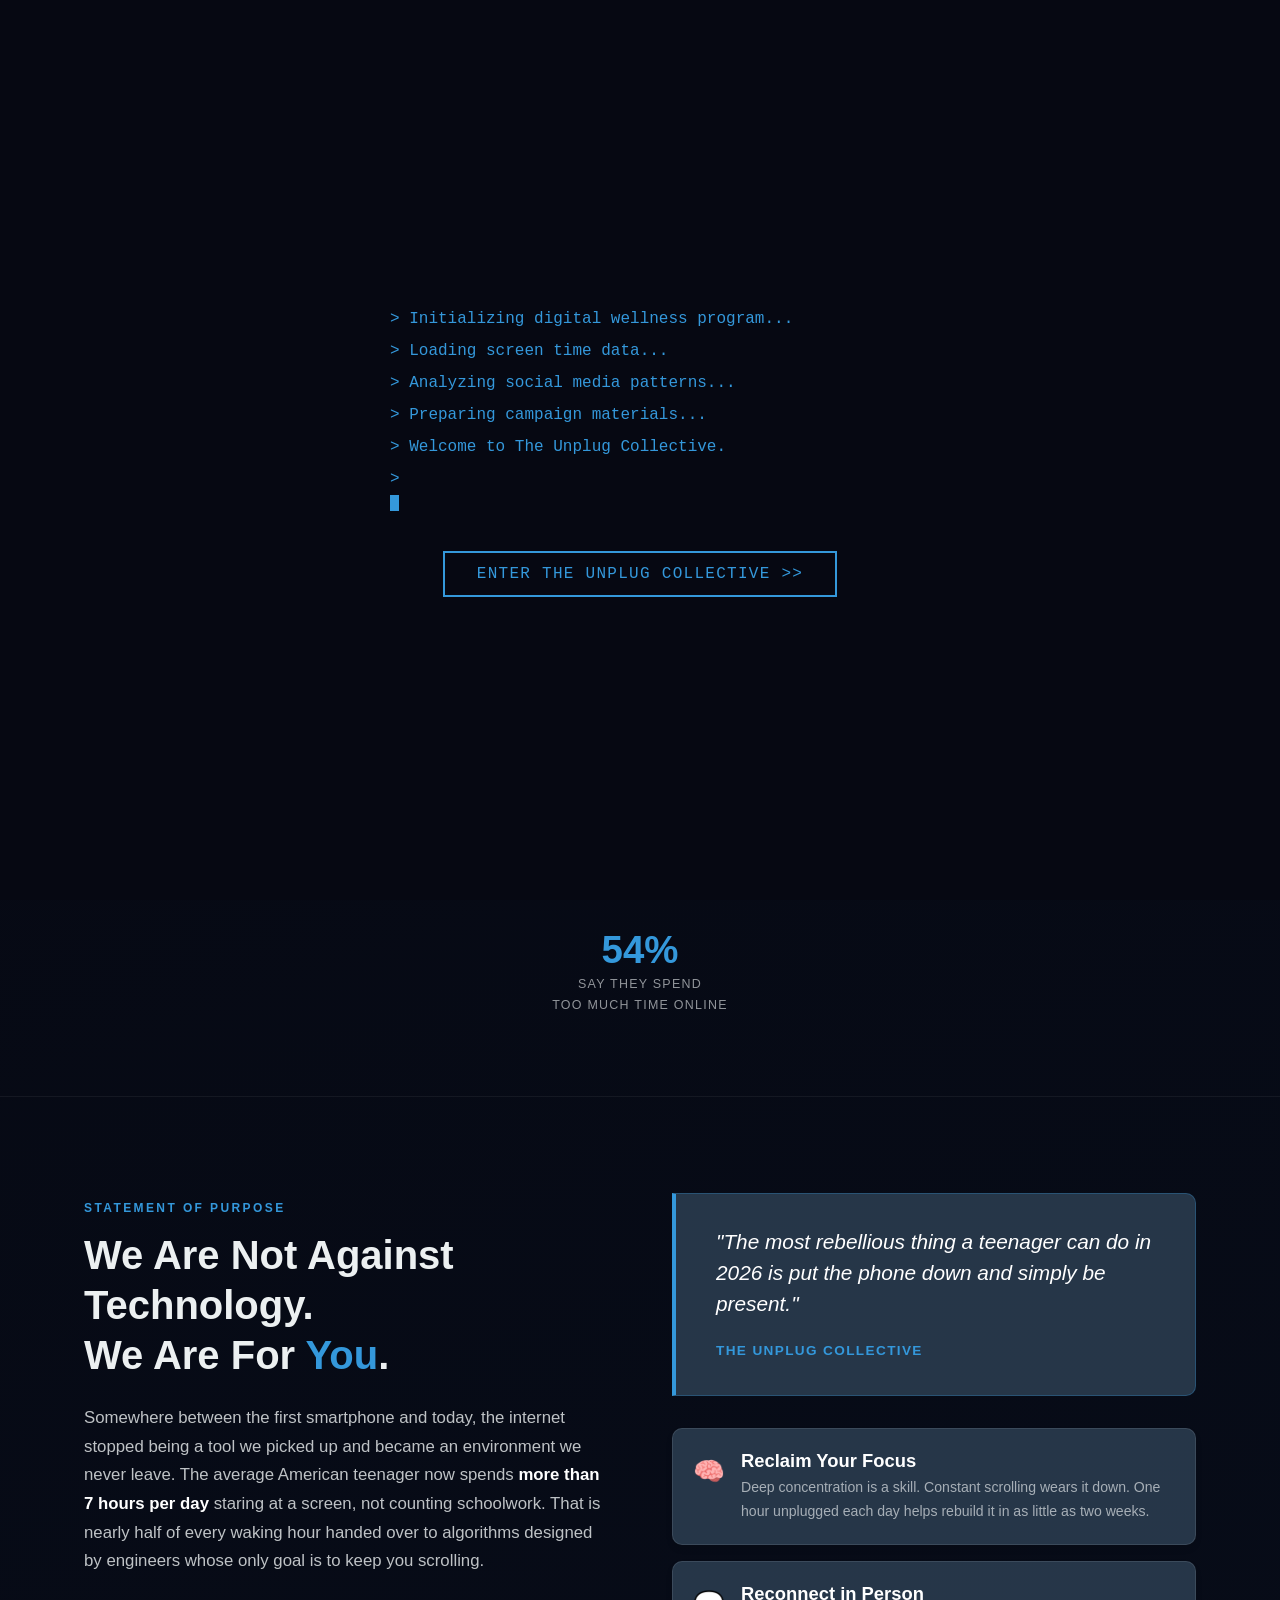
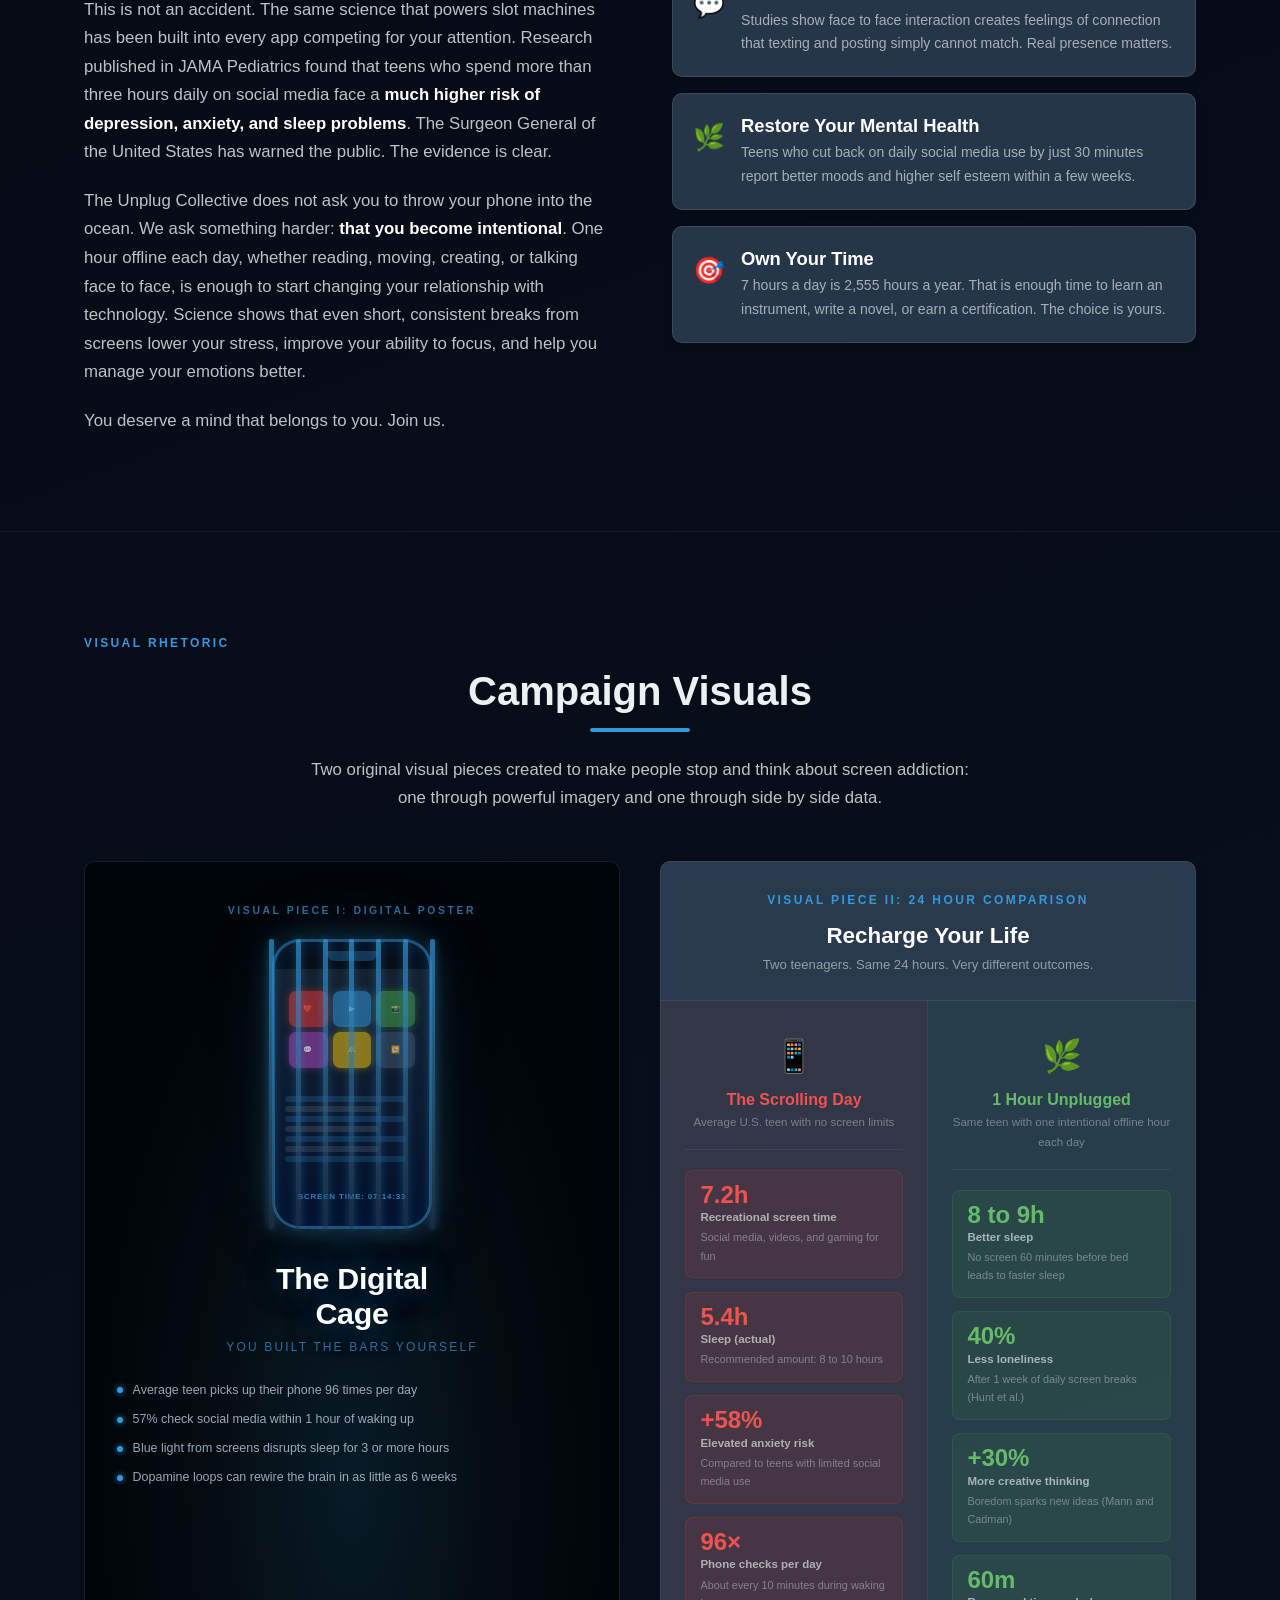
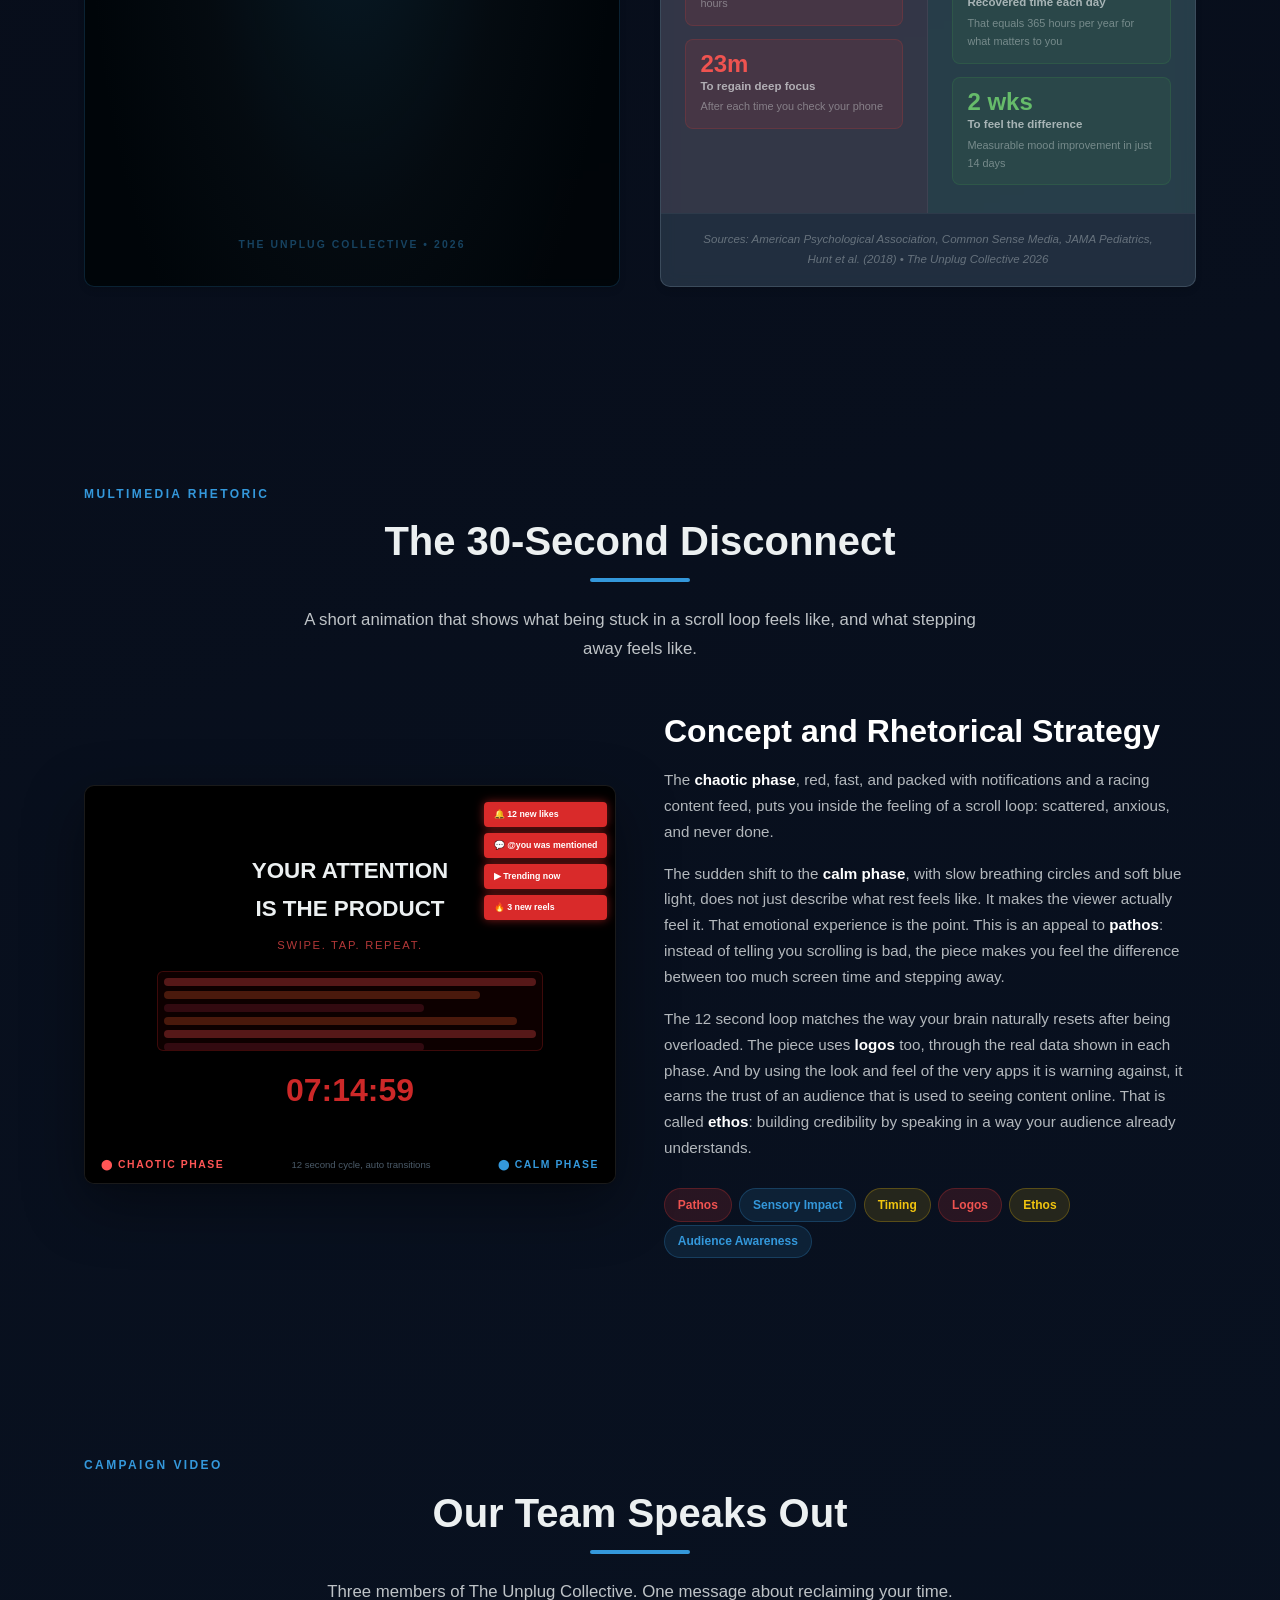
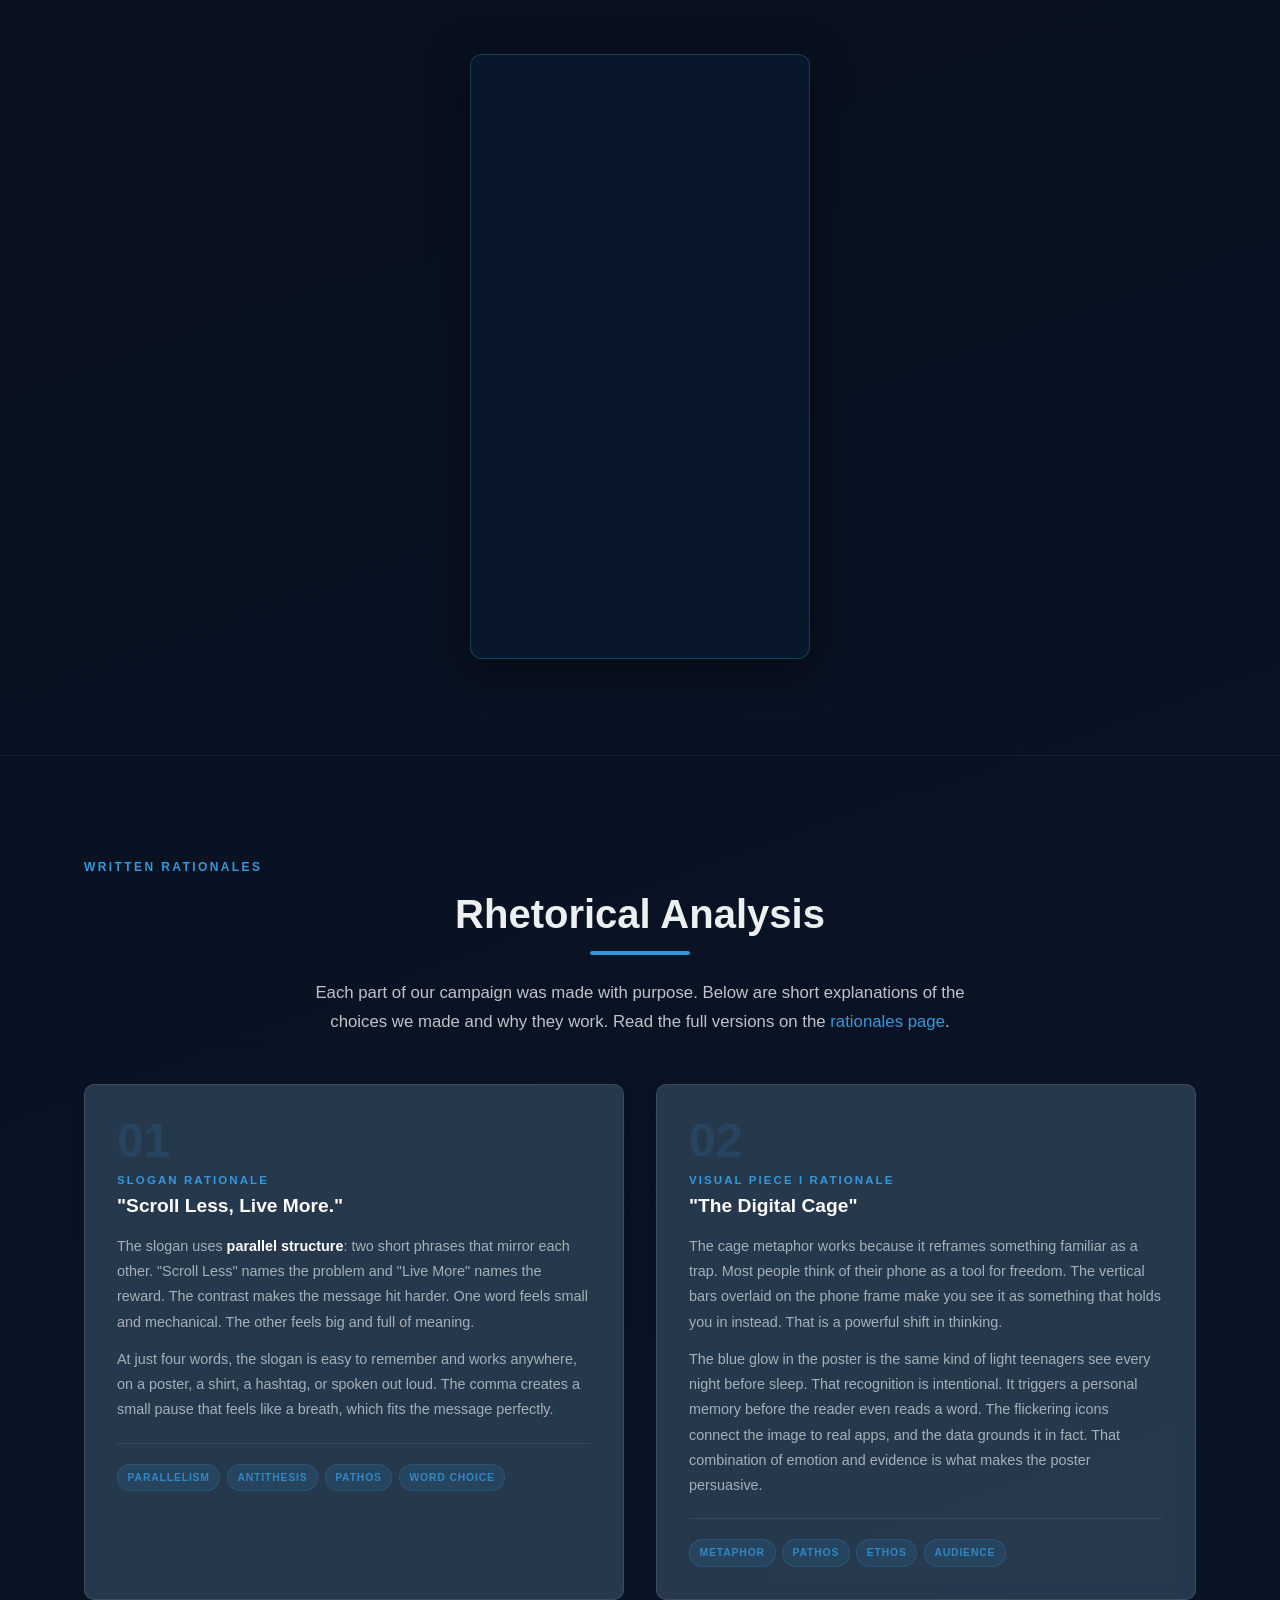
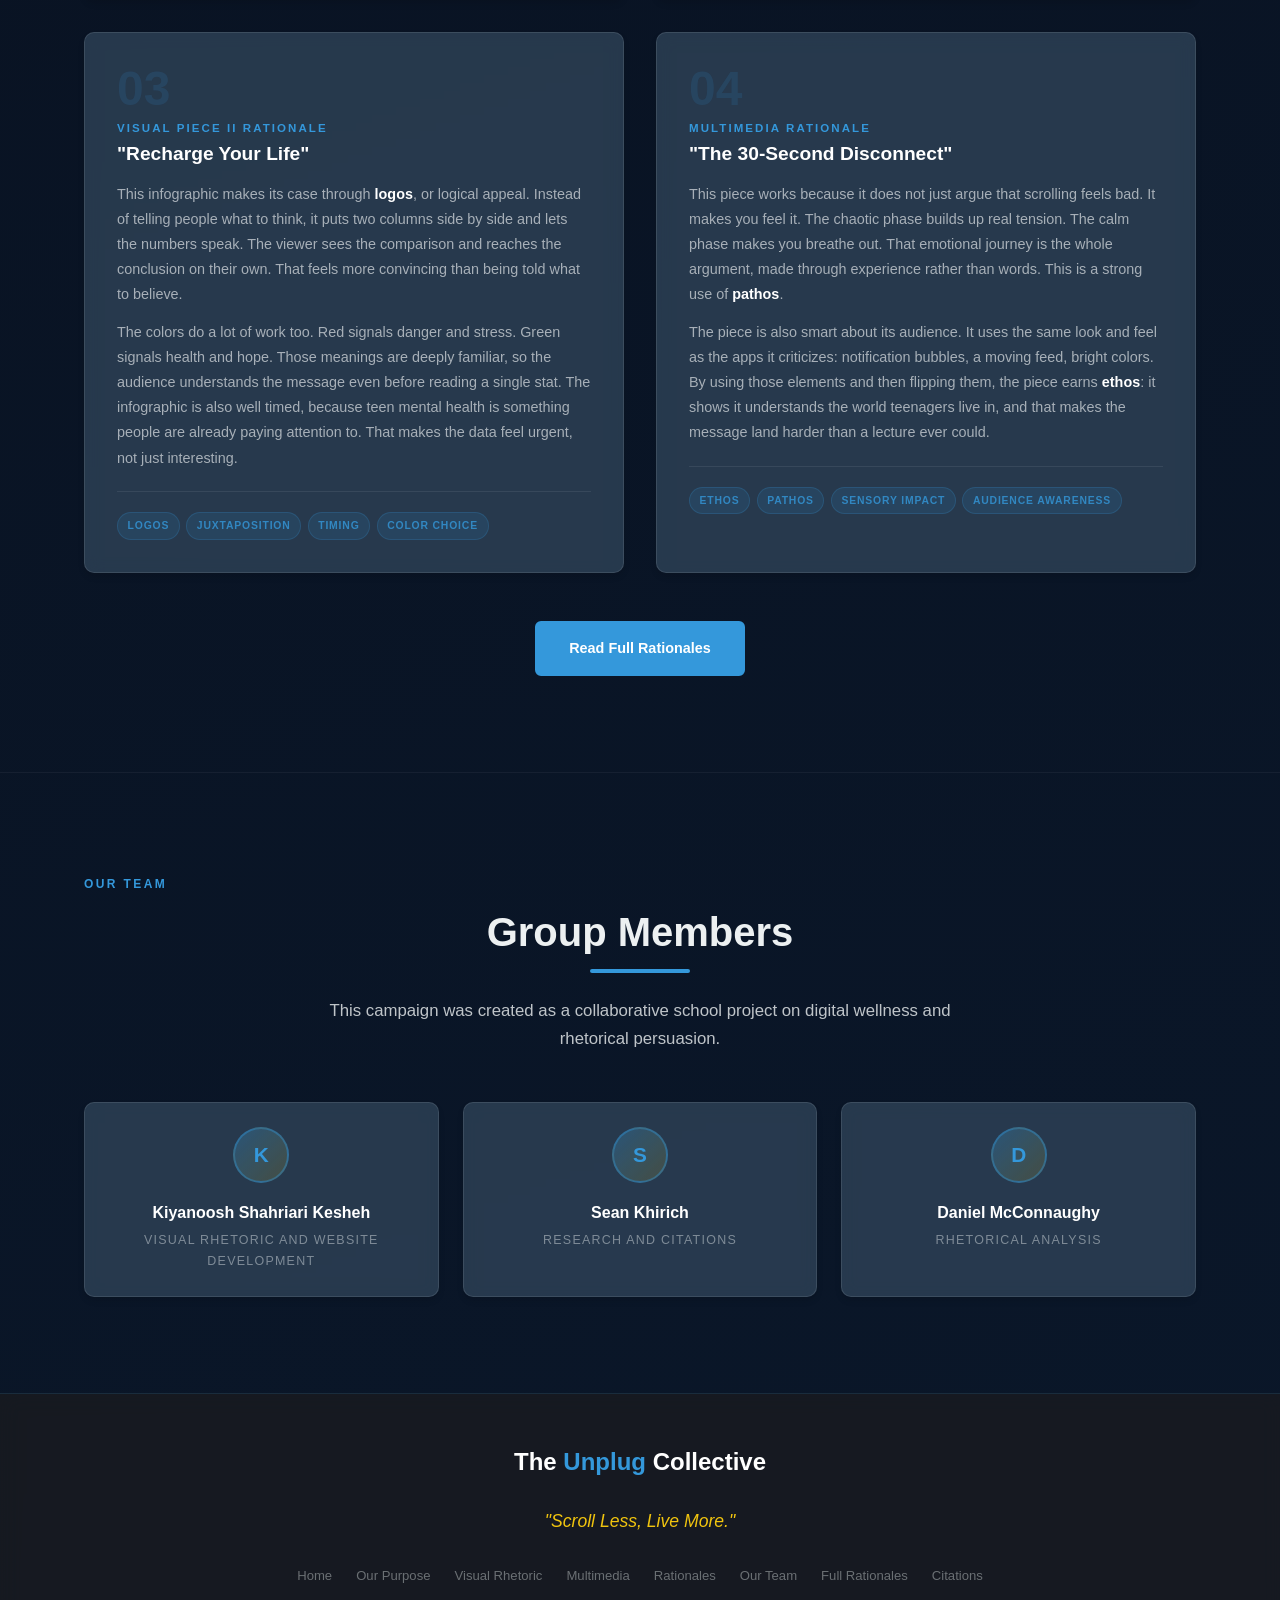
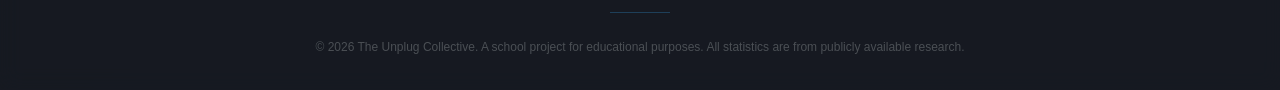
<file: index.html>
<!DOCTYPE html>
<html lang="en">
<head>
  <meta charset="UTF-8" />
  <meta name="viewport" content="width=device-width, initial-scale=1.0" />
  <title>The Unplug Collective: Scroll Less, Live More.</title>
  <meta name="description" content="The Unplug Collective is a digital wellness campaign empowering teenagers to reclaim their time, attention, and mental health." />
  <link href="https://fonts.googleapis.com/css2?family=Fuzzy+Bubbles:wght@400;700&display=swap" rel="stylesheet" />
  <link rel="stylesheet" href="css/style.css" />
  <link rel="stylesheet" href="css/animations.css" />
</head>
<body class="home-page">

  <!-- Loading screen -->
  <div id="uc-loader">
    <div id="uc-loader-lines"></div>
    <div id="uc-loader-btn-wrap">
      <button id="uc-enter-btn">ENTER THE UNPLUG COLLECTIVE &gt;&gt;</button>
    </div>
  </div>

  <script>
    (function () {
      var lines = [
        "Initializing digital wellness program...",
        "Loading screen time data...",
        "Analyzing social media patterns...",
        "Preparing campaign materials...",
        "Welcome to The Unplug Collective."
      ];
      var container = document.getElementById('uc-loader-lines');
      var btnWrap   = document.getElementById('uc-loader-btn-wrap');
      var btn       = document.getElementById('uc-enter-btn');

      lines.forEach(function (text, i) {
        setTimeout(function () {
          var span = document.createElement('span');
          span.textContent = '> ' + text;
          container.appendChild(span);
        }, 400 + i * 600);
      });

      setTimeout(function () {
        var cursor = document.createElement('span');
        cursor.id = 'uc-cursor';
        cursor.innerHTML = '> <span class="uc-blink"></span>';
        container.appendChild(cursor);
        btnWrap.style.display = 'block';
      }, 400 + lines.length * 600);

      btn.addEventListener('click', function () {
        var loader = document.getElementById('uc-loader');
        loader.style.opacity = '0';
        setTimeout(function () { loader.style.display = 'none'; }, 600);
      });
    })();
  </script>

  <div class="stars-container"></div>

  <nav class="navbar" aria-label="Main navigation">
    <div class="container">
      <a href="#hero" class="nav-brand">The <span>Unplug</span> Collective</a>
      <ul class="nav-links">
        <li><a href="#purpose">Our Purpose</a></li>
        <li><a href="#visual-rhetoric">Visual Rhetoric</a></li>
        <li><a href="#multimedia">Multimedia</a></li>
        <li><a href="#campaign-video">Campaign Video</a></li>
        <li><a href="#rationales">Rationales</a></li>
        <li><a href="#credits">Our Team</a></li>
        <li><a href="rationales.html">Full Rationales</a></li>
        <li><a href="citations.html">Citations</a></li>
      </ul>
    </div>
  </nav>

  <section class="hero" id="hero">
    <div class="container">
      <div class="hero-content">

        <div class="hero-eyebrow">The Unplug Collective: Digital Wellness Campaign</div>

        <h1 class="hero-title title-animation">The Unplug<br />Collective</h1>

        <p class="hero-slogan subtitle-animation">"Scroll Less, Live More."</p>

        <p class="hero-subheadline">
          Every swipe is a second surrendered. Every notification is a small theft of focus.
          We are a generation that built the most connected world in human history
          and somehow became its loneliest inhabitants. It is time to choose differently.
        </p>

        <div class="hero-cta">
          <a href="#purpose" class="btn btn-primary">Join the Movement</a>
          <a href="#visual-rhetoric" class="btn btn-secondary">See Our Campaign</a>
        </div>

        <div class="hero-stats">
          <div class="hero-stat-item">
            <div class="hero-stat-number">7.2</div>
            <div class="hero-stat-label">Hours daily on screens<br />(avg. U.S. teen)</div>
          </div>
          <div class="hero-stat-item">
            <div class="hero-stat-number">3&times;</div>
            <div class="hero-stat-label">Higher depression risk<br />for heavy social media users</div>
          </div>
          <div class="hero-stat-item">
            <div class="hero-stat-number">4.7M</div>
            <div class="hero-stat-label">Teens who have tried<br />a digital detox</div>
          </div>
          <div class="hero-stat-item">
            <div class="hero-stat-number">54%</div>
            <div class="hero-stat-label">Say they spend<br />too much time online</div>
          </div>
        </div>

      </div>
    </div>
  </section>

  <section class="purpose" id="purpose">
    <div class="container">
      <div class="purpose-grid">

        <div class="purpose-text fade-in">
          <span class="section-label">Statement of Purpose</span>
          <h2 class="section-title">We Are Not Against Technology.<br />We Are For <span class="highlight">You</span>.</h2>

          <p>
            Somewhere between the first smartphone and today, the internet stopped being a tool
            we picked up and became an environment we never leave. The average American teenager
            now spends <strong>more than 7 hours per day</strong> staring at a screen, not counting
            schoolwork. That is nearly half of every waking hour handed over to algorithms
            designed by engineers whose only goal is to keep you scrolling.
          </p>
          <p>
            This is not an accident. The same science that powers slot machines
            has been built into every app competing for your attention.
            Research published in JAMA Pediatrics found that teens who spend more than
            three hours daily on social media face a <strong>much higher risk of depression,
            anxiety, and sleep problems</strong>. The Surgeon General of the United States has warned the public.
            The evidence is clear.
          </p>
          <p>
            The Unplug Collective does not ask you to throw your phone into the ocean.
            We ask something harder: <strong>that you become intentional</strong>. One hour
            offline each day, whether reading, moving, creating, or talking face to face, is enough
            to start changing your relationship with technology. Science shows that even short,
            consistent breaks from screens lower your stress, improve your ability to focus,
            and help you manage your emotions better.
          </p>
          <p>
            You deserve a mind that belongs to you. Join us.
          </p>
        </div>

        <div class="fade-in delay-2">
          <div class="purpose-callout">
            <blockquote>
              "The most rebellious thing a teenager can do in 2026
               is put the phone down and simply be present."
            </blockquote>
            <cite>The Unplug Collective</cite>
          </div>

          <div class="purpose-pillars" style="margin-top:2rem;">
            <div class="purpose-pillar">
              <div class="pillar-icon">🧠</div>
              <div class="pillar-body">
                <h4>Reclaim Your Focus</h4>
                <p>Deep concentration is a skill. Constant scrolling wears it down. One hour unplugged each day helps rebuild it in as little as two weeks.</p>
              </div>
            </div>
            <div class="purpose-pillar">
              <div class="pillar-icon">💬</div>
              <div class="pillar-body">
                <h4>Reconnect in Person</h4>
                <p>Studies show face to face interaction creates feelings of connection that texting and posting simply cannot match. Real presence matters.</p>
              </div>
            </div>
            <div class="purpose-pillar">
              <div class="pillar-icon">🌿</div>
              <div class="pillar-body">
                <h4>Restore Your Mental Health</h4>
                <p>Teens who cut back on daily social media use by just 30 minutes report better moods and higher self esteem within a few weeks.</p>
              </div>
            </div>
            <div class="purpose-pillar">
              <div class="pillar-icon">🎯</div>
              <div class="pillar-body">
                <h4>Own Your Time</h4>
                <p>7 hours a day is 2,555 hours a year. That is enough time to learn an instrument, write a novel, or earn a certification. The choice is yours.</p>
              </div>
            </div>
          </div>
        </div>

      </div>
    </div>
  </section>

  <section class="visual-rhetoric" id="visual-rhetoric">
    <div class="container">
      <span class="section-label fade-in">Visual Rhetoric</span>
      <h2 class="section-title fade-in">Campaign Visuals</h2>
      <p class="section-intro fade-in">
        Two original visual pieces created to make people stop and think about screen
        addiction: one through powerful imagery and one through side by side data.
      </p>

      <div class="vr-grid">

        <article class="poster-cage fade-in" aria-label="Visual rhetoric piece: The Digital Cage">

          <div class="cage-label">Visual Piece I: Digital Poster</div>

          <div class="phone-wrapper">
            <div class="cage-bars-overlay" aria-hidden="true">
              <div class="cage-bar"></div>
              <div class="cage-bar"></div>
              <div class="cage-bar"></div>
              <div class="cage-bar"></div>
              <div class="cage-bar"></div>
              <div class="cage-bar"></div>
              <div class="cage-bar"></div>
            </div>

            <div class="phone-frame" aria-hidden="true">
              <div class="phone-screen">
                <div class="app-bars">
                  <div class="app-bar">❤️</div>
                  <div class="app-bar">▶</div>
                  <div class="app-bar">📸</div>
                  <div class="app-bar">💬</div>
                  <div class="app-bar">🔔</div>
                  <div class="app-bar">🔁</div>
                </div>
                <div class="phone-feed">
                  <div class="feed-line"></div>
                  <div class="feed-line"></div>
                  <div class="feed-line"></div>
                  <div class="feed-line"></div>
                  <div class="feed-line"></div>
                  <div class="feed-line"></div>
                  <div class="feed-line"></div>
                </div>
                <div class="phone-counter">SCREEN TIME: 07:14:33</div>
              </div>
            </div>
          </div>

          <h2 class="cage-headline">The Digital<br />Cage</h2>
          <p class="cage-sub">You built the bars yourself</p>

          <div class="cage-stats">
            <div class="cage-stat-line">Average teen picks up their phone 96 times per day</div>
            <div class="cage-stat-line">57% check social media within 1 hour of waking up</div>
            <div class="cage-stat-line">Blue light from screens disrupts sleep for 3 or more hours</div>
            <div class="cage-stat-line">Dopamine loops can rewire the brain in as little as 6 weeks</div>
          </div>

          <div class="cage-brand">The Unplug Collective &bull; 2026</div>

        </article>

        <article class="poster-recharge fade-in delay-2" aria-label="Visual rhetoric piece: Recharge Your Life infographic">

          <div class="recharge-header">
            <span class="section-label">Visual Piece II: 24 Hour Comparison</span>
            <h3>Recharge Your Life</h3>
            <p>Two teenagers. Same 24 hours. Very different outcomes.</p>
          </div>

          <div class="recharge-compare">

            <div class="compare-col compare-col-a">
              <div class="compare-col-header">
                <span class="col-icon">📱</span>
                <h4 class="col-a-title">The Scrolling Day</h4>
                <p>Average U.S. teen with no screen limits</p>
              </div>

              <div class="stat-block">
                <div class="stat-item col-a-stat">
                  <div class="stat-item-num">7.2h</div>
                  <div class="stat-item-label">Recreational screen time</div>
                  <div class="stat-item-detail">Social media, videos, and gaming for fun</div>
                </div>
                <div class="stat-item col-a-stat">
                  <div class="stat-item-num">5.4h</div>
                  <div class="stat-item-label">Sleep (actual)</div>
                  <div class="stat-item-detail">Recommended amount: 8 to 10 hours</div>
                </div>
                <div class="stat-item col-a-stat">
                  <div class="stat-item-num">+58%</div>
                  <div class="stat-item-label">Elevated anxiety risk</div>
                  <div class="stat-item-detail">Compared to teens with limited social media use</div>
                </div>
                <div class="stat-item col-a-stat">
                  <div class="stat-item-num">96&times;</div>
                  <div class="stat-item-label">Phone checks per day</div>
                  <div class="stat-item-detail">About every 10 minutes during waking hours</div>
                </div>
                <div class="stat-item col-a-stat">
                  <div class="stat-item-num">23m</div>
                  <div class="stat-item-label">To regain deep focus</div>
                  <div class="stat-item-detail">After each time you check your phone</div>
                </div>
              </div>
            </div>

            <div class="compare-col compare-col-b">
              <div class="compare-col-header">
                <span class="col-icon">🌿</span>
                <h4 class="col-b-title">1 Hour Unplugged</h4>
                <p>Same teen with one intentional offline hour each day</p>
              </div>

              <div class="stat-block">
                <div class="stat-item col-b-stat">
                  <div class="stat-item-num">8 to 9h</div>
                  <div class="stat-item-label">Better sleep</div>
                  <div class="stat-item-detail">No screen 60 minutes before bed leads to faster sleep</div>
                </div>
                <div class="stat-item col-b-stat">
                  <div class="stat-item-num">40%</div>
                  <div class="stat-item-label">Less loneliness</div>
                  <div class="stat-item-detail">After 1 week of daily screen breaks (Hunt et al.)</div>
                </div>
                <div class="stat-item col-b-stat">
                  <div class="stat-item-num">+30%</div>
                  <div class="stat-item-label">More creative thinking</div>
                  <div class="stat-item-detail">Boredom sparks new ideas (Mann and Cadman)</div>
                </div>
                <div class="stat-item col-b-stat">
                  <div class="stat-item-num">60m</div>
                  <div class="stat-item-label">Recovered time each day</div>
                  <div class="stat-item-detail">That equals 365 hours per year for what matters to you</div>
                </div>
                <div class="stat-item col-b-stat">
                  <div class="stat-item-num">2 wks</div>
                  <div class="stat-item-label">To feel the difference</div>
                  <div class="stat-item-detail">Measurable mood improvement in just 14 days</div>
                </div>
              </div>
            </div>

          </div>

          <div class="recharge-footer">
            Sources: American Psychological Association, Common Sense Media, JAMA Pediatrics, Hunt et al. (2018) &bull; The Unplug Collective 2026
          </div>

        </article>

      </div>
    </div>
  </section>

  <section class="multimedia" id="multimedia">
    <div class="container">
      <span class="section-label fade-in">Multimedia Rhetoric</span>
      <h2 class="section-title fade-in">The 30-Second Disconnect</h2>
      <p class="section-intro fade-in">
        A short animation that shows what being stuck in a scroll loop feels like,
        and what stepping away feels like.
      </p>

      <div class="multimedia-inner">

        <div class="anim-stage fade-in" aria-label="Animated piece: The 30-Second Disconnect">

          <div class="phase-chaotic" aria-hidden="true">
            <div class="notif-stack">
              <div class="notif">🔔 12 new likes</div>
              <div class="notif">💬 @you was mentioned</div>
              <div class="notif">▶ Trending now</div>
              <div class="notif">🔥 3 new reels</div>
            </div>

            <div class="chaotic-headline">YOUR ATTENTION<br />IS THE PRODUCT</div>
            <div class="chaotic-sub">Swipe. Tap. Repeat.</div>

            <div class="scroll-feed">
              <div class="scroll-feed-inner">
                <div class="feed-item"></div>
                <div class="feed-item"></div>
                <div class="feed-item"></div>
                <div class="feed-item"></div>
                <div class="feed-item"></div>
                <div class="feed-item"></div>
                <div class="feed-item"></div>
                <div class="feed-item"></div>
                <div class="feed-item"></div>
                <div class="feed-item"></div>
                <div class="feed-item"></div>
                <div class="feed-item"></div>
              </div>
            </div>

            <div class="chaotic-timer">07:14:59</div>
          </div>

          <div class="phase-calm" aria-hidden="true">
            <div class="calm-circle">
              <div class="calm-inner-circle"></div>
            </div>
            <div class="calm-headline">Breathe.<br />You Are Here.</div>
            <div class="calm-sub">The world will wait.</div>
            <div class="calm-stats">
              <div class="calm-stat">
                <span class="calm-stat-num">60s</span>
                <span class="calm-stat-label">Disconnected</span>
              </div>
              <div class="calm-stat">
                <span class="calm-stat-num">↓</span>
                <span class="calm-stat-label">Stress</span>
              </div>
              <div class="calm-stat">
                <span class="calm-stat-num">↑</span>
                <span class="calm-stat-label">Clarity</span>
              </div>
            </div>
          </div>

          <div class="anim-caption">
            <span class="phase-indicator pi-chaotic">⬤ Chaotic Phase</span>
            <span style="font-size:0.6rem;color:#4a5a68;">12 second cycle, auto transitions</span>
            <span class="phase-indicator pi-calm">⬤ Calm Phase</span>
          </div>

        </div>

        <div class="multimedia-description fade-in delay-2">
          <h3>Concept and Rhetorical Strategy</h3>
          <p>
            The <strong>chaotic phase</strong>, red, fast, and packed with notifications
            and a racing content feed, puts you inside the feeling of a scroll loop:
            scattered, anxious, and never done.
          </p>
          <p>
            The sudden shift to the <strong>calm phase</strong>, with slow breathing circles and
            soft blue light, does not just describe what rest feels like. It makes the viewer
            actually feel it. That emotional experience is the point.
            This is an appeal to <strong>pathos</strong>: instead of telling you scrolling is bad,
            the piece makes you feel the difference between too much screen time and stepping away.
          </p>
          <p>
            The 12 second loop matches the way your brain naturally resets after being overloaded.
            The piece uses <strong>logos</strong> too, through the real data shown in each phase.
            And by using the look and feel of the very apps it is warning against,
            it earns the trust of an audience that is used to seeing content online.
            That is called <strong>ethos</strong>: building credibility by speaking in a way your audience already understands.
          </p>

          <div style="margin-top:1.5rem;">
            <span class="concept-pill pill-red">Pathos</span>
            <span class="concept-pill pill-teal">Sensory Impact</span>
            <span class="concept-pill pill-gold">Timing</span>
            <span class="concept-pill pill-red">Logos</span>
            <span class="concept-pill pill-gold">Ethos</span>
            <span class="concept-pill pill-teal">Audience Awareness</span>
          </div>
        </div>

      </div>
    </div>
  </section>

  <section class="campaign-video" id="campaign-video">
    <div class="container">
      <span class="section-label fade-in">Campaign Video</span>
      <h2 class="section-title fade-in">Our Team Speaks Out</h2>
      <p class="section-intro fade-in">
        Three members of The Unplug Collective. One message about reclaiming your time.
      </p>

      <div class="campaign-video-inner fade-in">
        <div class="video-frame video-frame-shorts">
          <iframe
            src="https://drive.google.com/file/d/12Ft-9_kH7R2gXadJxrnypwoDulD770P9/preview"
            title="Unplug Collective Campaign Video"
            frameborder="0"
            allow="autoplay"
            allowfullscreen
          ></iframe>
        </div>
      </div>
    </div>
  </section>

  <section class="rationales" id="rationales">
    <div class="container">
      <span class="section-label fade-in">Written Rationales</span>
      <h2 class="section-title fade-in">Rhetorical Analysis</h2>
      <p class="section-intro fade-in">
        Each part of our campaign was made with purpose. Below are short explanations of
        the choices we made and why they work. Read the full versions on the
        <a href="rationales.html">rationales page</a>.
      </p>

      <div class="rationale-grid">

        <div class="rationale-card fade-in">
          <div class="rationale-card-num">01</div>
          <h4>Slogan Rationale</h4>
          <h3>"Scroll Less, Live More."</h3>
          <p>
            The slogan uses <strong>parallel structure</strong>: two short phrases that mirror each other.
            "Scroll Less" names the problem and "Live More" names the reward.
            The contrast makes the message hit harder. One word feels small and mechanical.
            The other feels big and full of meaning.
          </p>
          <p>
            At just four words, the slogan is easy to remember and works anywhere,
            on a poster, a shirt, a hashtag, or spoken out loud.
            The comma creates a small pause that feels like a breath, which fits the message perfectly.
          </p>
          <div class="rationale-tags">
            <span class="rtag">Parallelism</span>
            <span class="rtag">Antithesis</span>
            <span class="rtag">Pathos</span>
            <span class="rtag">Word Choice</span>
          </div>
        </div>

        <div class="rationale-card fade-in delay-1">
          <div class="rationale-card-num">02</div>
          <h4>Visual Piece I Rationale</h4>
          <h3>"The Digital Cage"</h3>
          <p>
            The cage metaphor works because it reframes something familiar as a trap.
            Most people think of their phone as a tool for freedom. The vertical bars
            overlaid on the phone frame make you see it as something that holds you in instead.
            That is a powerful shift in thinking.
          </p>
          <p>
            The blue glow in the poster is the same kind of light teenagers see every night before
            sleep. That recognition is intentional. It triggers a personal memory before
            the reader even reads a word. The flickering icons connect the image to real apps,
            and the data grounds it in fact. That combination of emotion and evidence
            is what makes the poster persuasive.
          </p>
          <div class="rationale-tags">
            <span class="rtag">Metaphor</span>
            <span class="rtag">Pathos</span>
            <span class="rtag">Ethos</span>
            <span class="rtag">Audience</span>
          </div>
        </div>

        <div class="rationale-card fade-in delay-2">
          <div class="rationale-card-num">03</div>
          <h4>Visual Piece II Rationale</h4>
          <h3>"Recharge Your Life"</h3>
          <p>
            This infographic makes its case through <strong>logos</strong>, or logical appeal.
            Instead of telling people what to think, it puts two columns side by side
            and lets the numbers speak. The viewer sees the comparison and reaches the conclusion
            on their own. That feels more convincing than being told what to believe.
          </p>
          <p>
            The colors do a lot of work too. Red signals danger and stress.
            Green signals health and hope. Those meanings are deeply familiar,
            so the audience understands the message even before reading a single stat.
            The infographic is also well timed, because teen mental health
            is something people are already paying attention to. That makes the data feel urgent, not just interesting.
          </p>
          <div class="rationale-tags">
            <span class="rtag">Logos</span>
            <span class="rtag">Juxtaposition</span>
            <span class="rtag">Timing</span>
            <span class="rtag">Color Choice</span>
          </div>
        </div>

        <div class="rationale-card fade-in delay-3">
          <div class="rationale-card-num">04</div>
          <h4>Multimedia Rationale</h4>
          <h3>"The 30-Second Disconnect"</h3>
          <p>
            This piece works because it does not just argue that scrolling feels bad.
            It makes you feel it. The chaotic phase builds up real tension.
            The calm phase makes you breathe out. That emotional journey is the whole argument,
            made through experience rather than words. This is a strong use of <strong>pathos</strong>.
          </p>
          <p>
            The piece is also smart about its audience. It uses the same look and feel
            as the apps it criticizes: notification bubbles, a moving feed, bright colors.
            By using those elements and then flipping them, the piece earns <strong>ethos</strong>:
            it shows it understands the world teenagers live in, and that makes the message
            land harder than a lecture ever could.
          </p>
          <div class="rationale-tags">
            <span class="rtag">Ethos</span>
            <span class="rtag">Pathos</span>
            <span class="rtag">Sensory Impact</span>
            <span class="rtag">Audience Awareness</span>
          </div>
        </div>

      </div>

      <div class="rationales-cta fade-in">
        <a href="rationales.html" class="btn btn-primary">Read Full Rationales</a>
      </div>

    </div>
  </section>

  <section class="credits" id="credits">
    <div class="container">
      <span class="section-label fade-in">Our Team</span>
      <h2 class="section-title fade-in">Group Members</h2>
      <p class="section-intro fade-in">
        This campaign was created as a collaborative school project on digital wellness and rhetorical persuasion.
      </p>

      <div class="credits-grid">
        <div class="credit-card fade-in">
          <div class="credit-avatar">K</div>
          <div class="credit-name">Kiyanoosh Shahriari Kesheh</div>
          <div class="credit-role">Visual Rhetoric and Website Development</div>
        </div>
        <div class="credit-card fade-in delay-1">
          <div class="credit-avatar">S</div>
          <div class="credit-name">Sean Khirich</div>
          <div class="credit-role">Research and Citations</div>
        </div>
        <div class="credit-card fade-in delay-2">
          <div class="credit-avatar">D</div>
          <div class="credit-name">Daniel McConnaughy</div>
          <div class="credit-role">Rhetorical Analysis</div>
        </div>
      </div>

    </div>
  </section>

  <footer>
    <div class="container">
      <div class="footer-inner">
        <div class="footer-brand">The <span>Unplug</span> Collective</div>
        <div class="footer-slogan">"Scroll Less, Live More."</div>

        <nav aria-label="Footer navigation">
          <ul class="footer-nav">
            <li><a href="#hero">Home</a></li>
            <li><a href="#purpose">Our Purpose</a></li>
            <li><a href="#visual-rhetoric">Visual Rhetoric</a></li>
            <li><a href="#multimedia">Multimedia</a></li>
            <li><a href="#rationales">Rationales</a></li>
            <li><a href="#credits">Our Team</a></li>
            <li><a href="rationales.html">Full Rationales</a></li>
            <li><a href="citations.html">Citations</a></li>
          </ul>
        </nav>

        <div class="footer-divider"></div>

        <p class="footer-copy">
          &copy; 2026 The Unplug Collective. A school project for educational purposes.
          All statistics are from publicly available research.
        </p>
      </div>
    </div>
  </footer>

  <script src="js/main.js"></script>
  <script src="js/cursor-effects.js"></script>

</body>
</html>
</file>
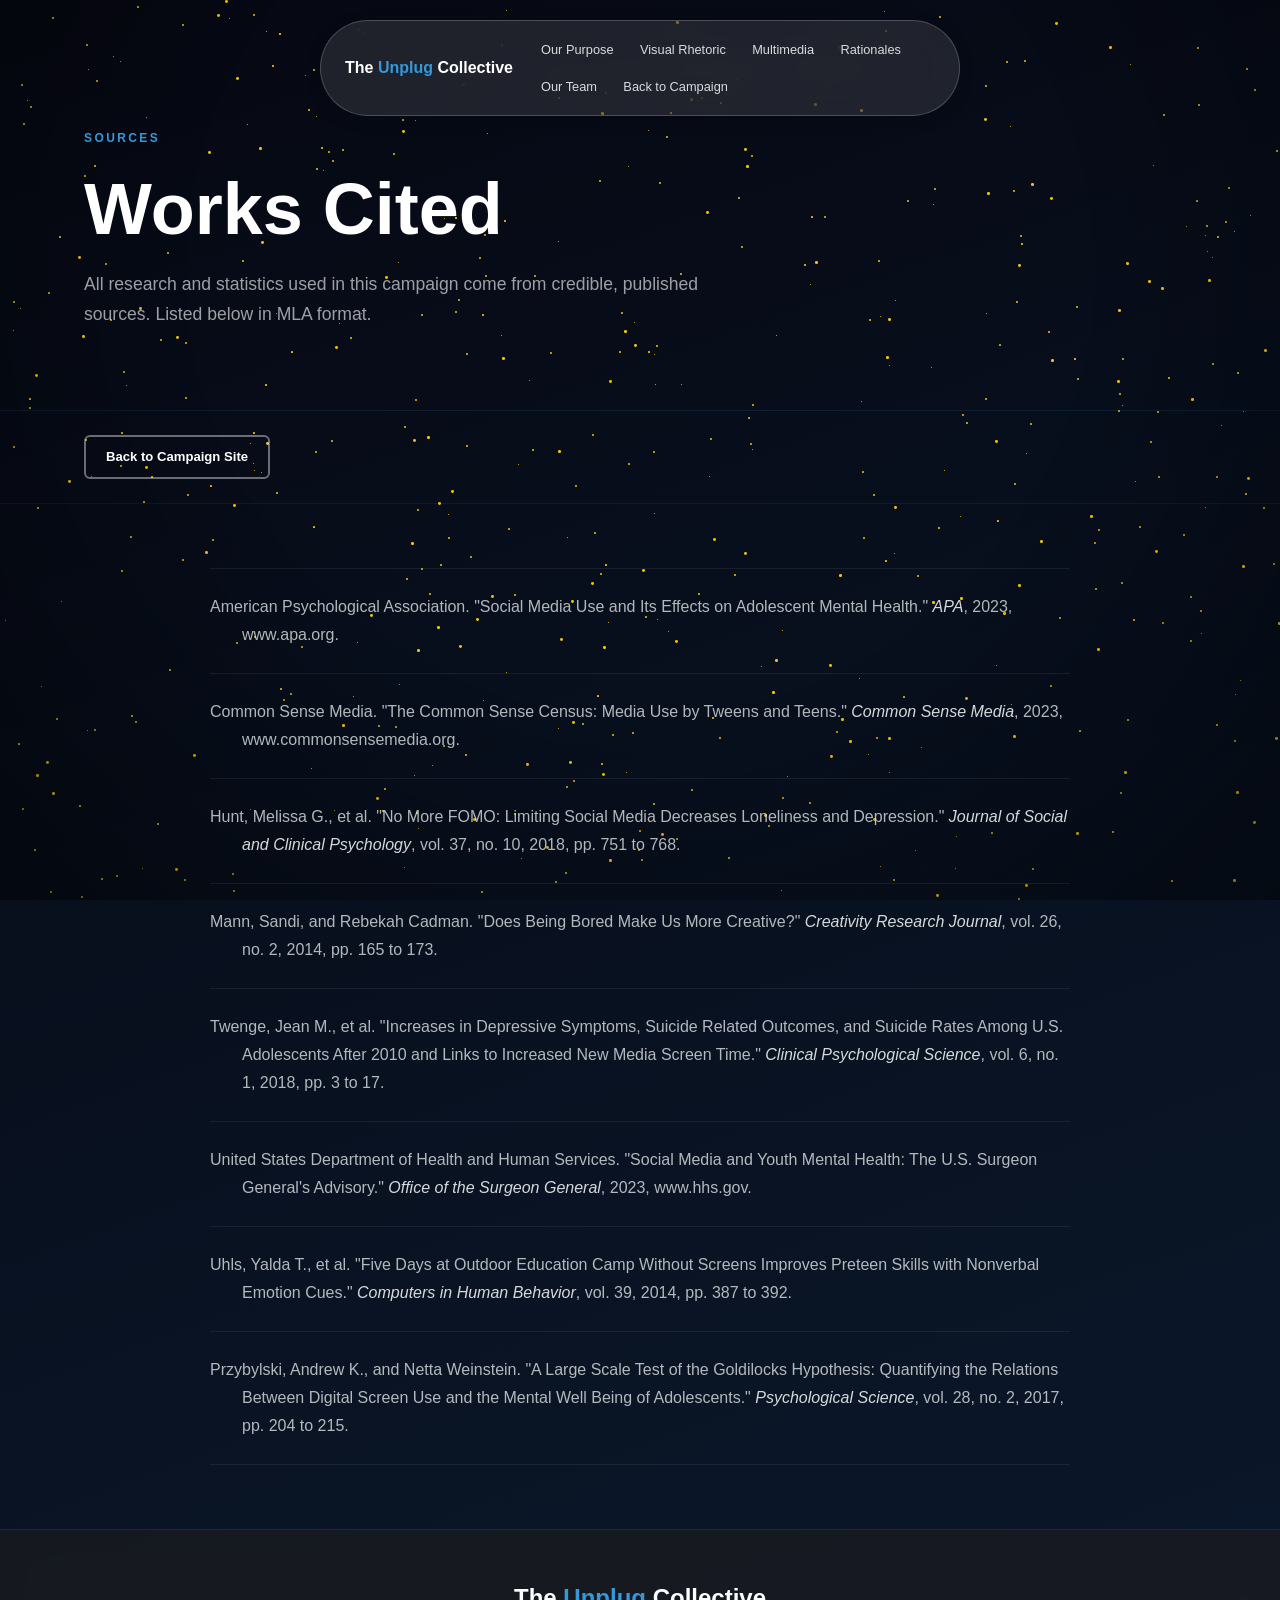
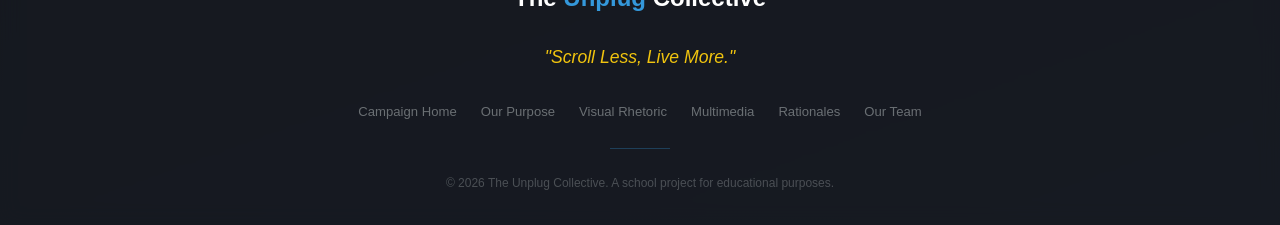
<file: citations.html>
<!DOCTYPE html>
<html lang="en">
<head>
  <meta charset="UTF-8" />
  <meta name="viewport" content="width=device-width, initial-scale=1.0" />
  <title>Citations: The Unplug Collective</title>
  <link href="https://fonts.googleapis.com/css2?family=Fuzzy+Bubbles:wght@400;700&display=swap" rel="stylesheet" />
  <link rel="stylesheet" href="css/style.css" />
  <link rel="stylesheet" href="css/animations.css" />
</head>
<body class="rationales-page">

  <div class="stars-container"></div>

  <nav class="navbar" aria-label="Main navigation">
    <div class="container">
      <a href="index.html" class="nav-brand">The <span>Unplug</span> Collective</a>
      <ul class="nav-links">
        <li><a href="index.html#purpose">Our Purpose</a></li>
        <li><a href="index.html#visual-rhetoric">Visual Rhetoric</a></li>
        <li><a href="index.html#multimedia">Multimedia</a></li>
        <li><a href="rationales.html">Rationales</a></li>
        <li><a href="index.html#credits">Our Team</a></li>
        <li><a href="index.html">Back to Campaign</a></li>
      </ul>
    </div>
  </nav>

  <header class="rationales-page-hero">
    <div class="container">
      <span class="section-label">Sources</span>
      <h1>Works Cited</h1>
      <p>
        All research and statistics used in this campaign come from credible, published sources.
        Listed below in MLA format.
      </p>
    </div>
  </header>

  <div class="back-link-bar">
    <div class="container">
      <a href="index.html" class="btn btn-secondary" style="display:inline-flex;padding:0.55rem 1.25rem;font-size:0.82rem;">
        Back to Campaign Site
      </a>
    </div>
  </div>

  <section style="padding: 4rem 0;">
    <div class="container">
      <div class="rationale-body" style="max-width: 860px; margin: 0 auto;">

        <div class="citation-list">

          <div class="citation-item">
            <p>
              American Psychological Association. "Social Media Use and Its Effects on Adolescent Mental Health."
              <em>APA</em>, 2023, www.apa.org.
            </p>
          </div>

          <div class="citation-item">
            <p>
              Common Sense Media. "The Common Sense Census: Media Use by Tweens and Teens."
              <em>Common Sense Media</em>, 2023, www.commonsensemedia.org.
            </p>
          </div>

          <div class="citation-item">
            <p>
              Hunt, Melissa G., et al. "No More FOMO: Limiting Social Media Decreases Loneliness and Depression."
              <em>Journal of Social and Clinical Psychology</em>, vol. 37, no. 10, 2018, pp. 751 to 768.
            </p>
          </div>

          <div class="citation-item">
            <p>
              Mann, Sandi, and Rebekah Cadman. "Does Being Bored Make Us More Creative?"
              <em>Creativity Research Journal</em>, vol. 26, no. 2, 2014, pp. 165 to 173.
            </p>
          </div>

          <div class="citation-item">
            <p>
              Twenge, Jean M., et al. "Increases in Depressive Symptoms, Suicide Related Outcomes, and Suicide Rates
              Among U.S. Adolescents After 2010 and Links to Increased New Media Screen Time."
              <em>Clinical Psychological Science</em>, vol. 6, no. 1, 2018, pp. 3 to 17.
            </p>
          </div>

          <div class="citation-item">
            <p>
              United States Department of Health and Human Services. "Social Media and Youth Mental Health:
              The U.S. Surgeon General's Advisory."
              <em>Office of the Surgeon General</em>, 2023, www.hhs.gov.
            </p>
          </div>

          <div class="citation-item">
            <p>
              Uhls, Yalda T., et al. "Five Days at Outdoor Education Camp Without Screens Improves Preteen
              Skills with Nonverbal Emotion Cues."
              <em>Computers in Human Behavior</em>, vol. 39, 2014, pp. 387 to 392.
            </p>
          </div>

          <div class="citation-item">
            <p>
              Przybylski, Andrew K., and Netta Weinstein. "A Large Scale Test of the Goldilocks Hypothesis:
              Quantifying the Relations Between Digital Screen Use and the Mental Well Being of Adolescents."
              <em>Psychological Science</em>, vol. 28, no. 2, 2017, pp. 204 to 215.
            </p>
          </div>

        </div>

      </div>
    </div>
  </section>

  <footer>
    <div class="container">
      <div class="footer-inner">
        <div class="footer-brand">The <span>Unplug</span> Collective</div>
        <div class="footer-slogan">"Scroll Less, Live More."</div>

        <nav aria-label="Footer navigation">
          <ul class="footer-nav">
            <li><a href="index.html">Campaign Home</a></li>
            <li><a href="index.html#purpose">Our Purpose</a></li>
            <li><a href="index.html#visual-rhetoric">Visual Rhetoric</a></li>
            <li><a href="index.html#multimedia">Multimedia</a></li>
            <li><a href="rationales.html">Rationales</a></li>
            <li><a href="index.html#credits">Our Team</a></li>
          </ul>
        </nav>

        <div class="footer-divider"></div>

        <p class="footer-copy">
          &copy; 2026 The Unplug Collective. A school project for educational purposes.
        </p>
      </div>
    </div>
  </footer>

  <script src="js/main.js"></script>
  <script src="js/cursor-effects.js"></script>

</body>
</html>
</file>
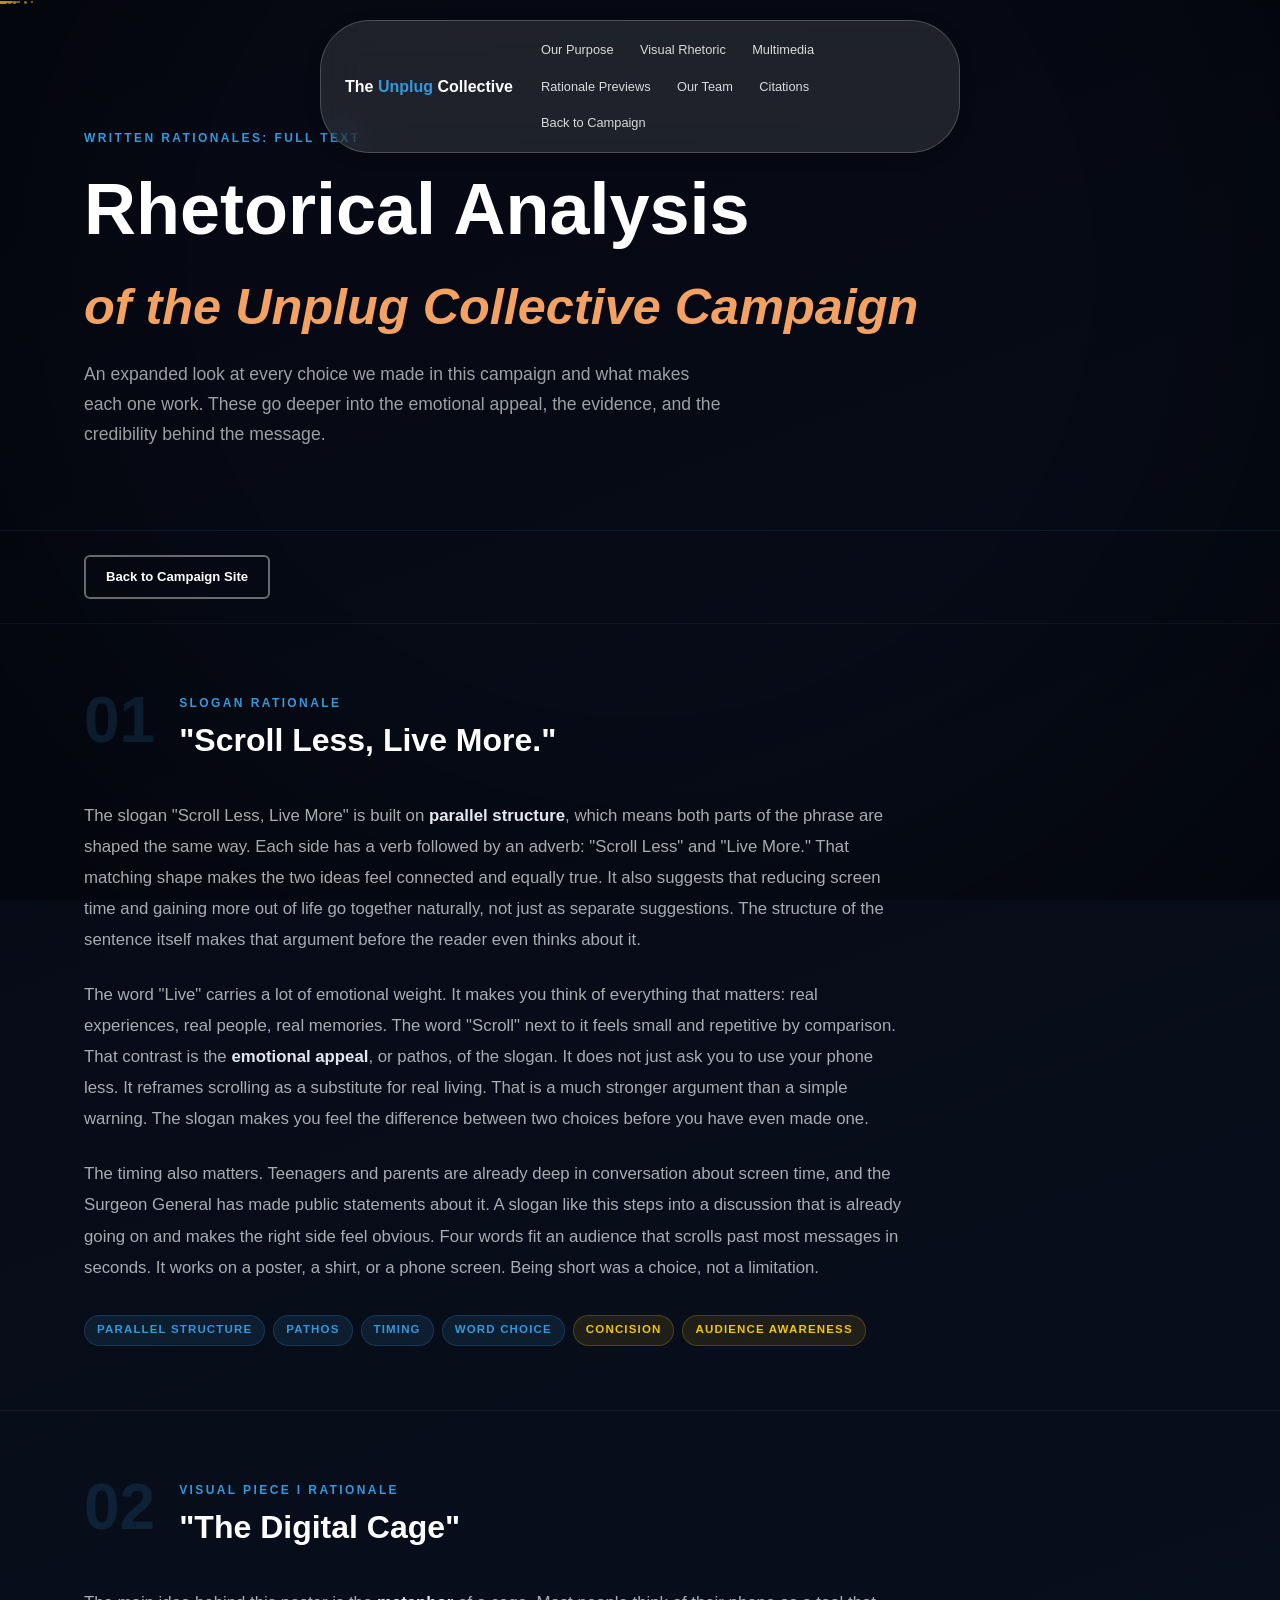
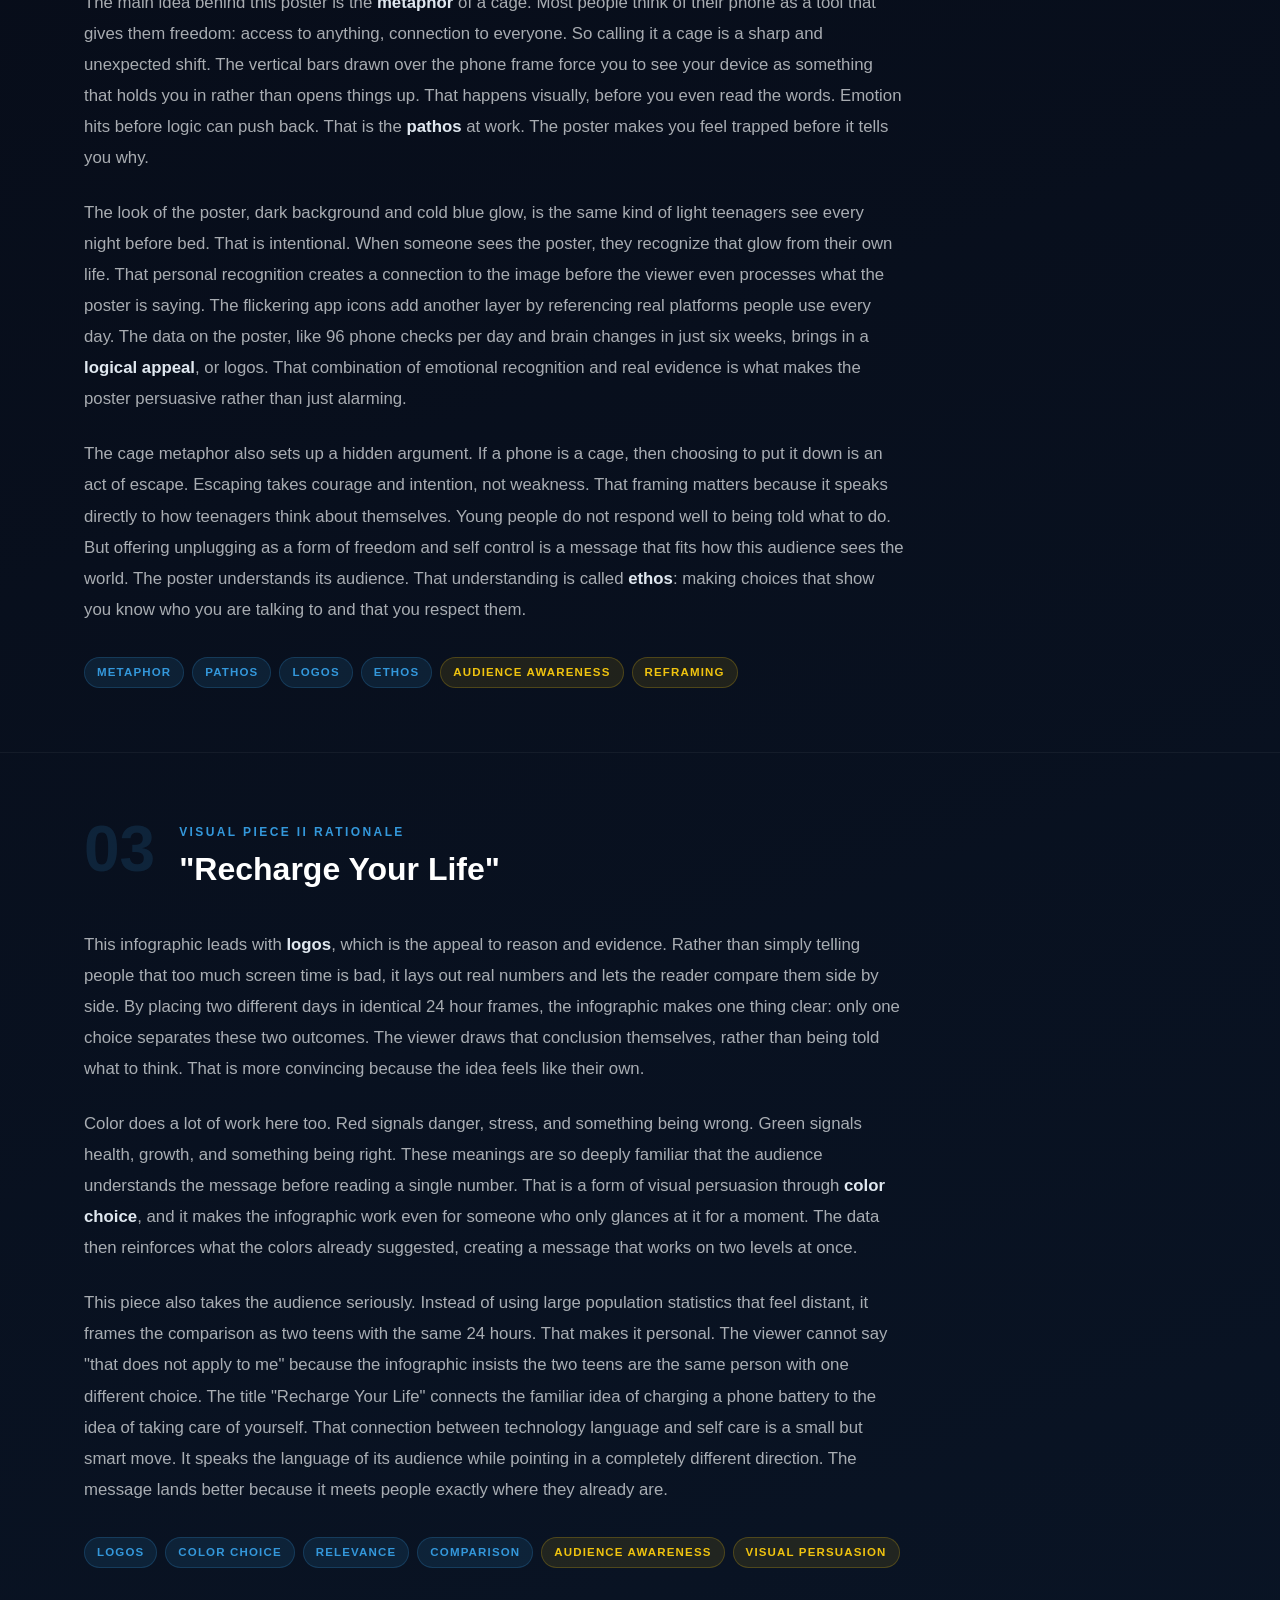
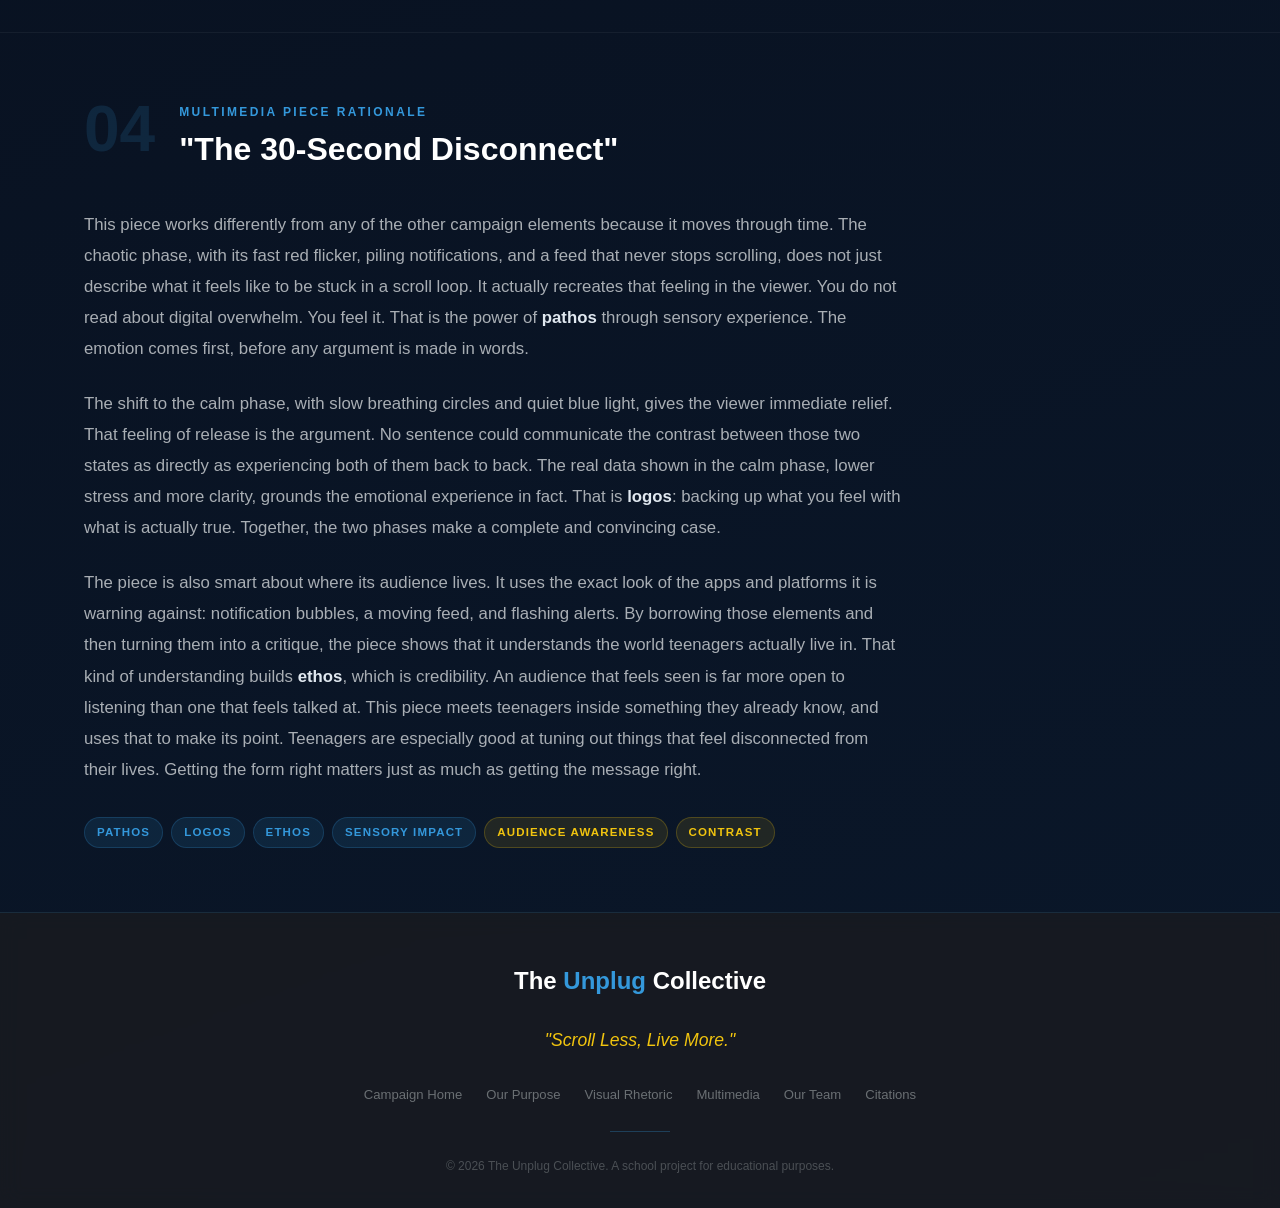
<file: rationales.html>
<!DOCTYPE html>
<html lang="en">
<head>
  <meta charset="UTF-8" />
  <meta name="viewport" content="width=device-width, initial-scale=1.0" />
  <title>Full Rationales: The Unplug Collective</title>
  <link href="https://fonts.googleapis.com/css2?family=Fuzzy+Bubbles:wght@400;700&display=swap" rel="stylesheet" />
  <link rel="stylesheet" href="css/style.css" />
  <link rel="stylesheet" href="css/animations.css" />
</head>
<body class="rationales-page">

  <div class="stars-container"></div>

  <nav class="navbar" aria-label="Main navigation">
    <div class="container">
      <a href="index.html" class="nav-brand">The <span>Unplug</span> Collective</a>
      <ul class="nav-links">
        <li><a href="index.html#purpose">Our Purpose</a></li>
        <li><a href="index.html#visual-rhetoric">Visual Rhetoric</a></li>
        <li><a href="index.html#multimedia">Multimedia</a></li>
        <li><a href="index.html#rationales">Rationale Previews</a></li>
        <li><a href="index.html#credits">Our Team</a></li>
        <li><a href="citations.html">Citations</a></li>
        <li><a href="index.html">Back to Campaign</a></li>
      </ul>
    </div>
  </nav>

  <header class="rationales-page-hero">
    <div class="container">
      <span class="section-label">Written Rationales: Full Text</span>
      <h1>Rhetorical Analysis<br /><em style="font-size:0.7em;color:#f4a261;">of the Unplug Collective Campaign</em></h1>
      <p>
        An expanded look at every choice we made in this campaign and what makes each one work.
        These go deeper into the emotional appeal, the evidence, and the credibility behind the message.
      </p>
    </div>
  </header>

  <div class="back-link-bar">
    <div class="container">
      <a href="index.html" class="btn btn-secondary" style="display:inline-flex;padding:0.55rem 1.25rem;font-size:0.82rem;">
        Back to Campaign Site
      </a>
    </div>
  </div>

  <section class="rationale-full" id="rationale-slogan">
    <div class="container">

      <div class="rationale-full-header">
        <div class="rf-num">01</div>
        <div class="rf-title-block">
          <span class="section-label">Slogan Rationale</span>
          <h2>"Scroll Less, Live More."</h2>
        </div>
      </div>

      <div class="rationale-body">
        <p>
          The slogan "Scroll Less, Live More" is built on <strong>parallel structure</strong>,
          which means both parts of the phrase are shaped the same way. Each side has a verb
          followed by an adverb: "Scroll Less" and "Live More." That matching shape makes the
          two ideas feel connected and equally true. It also suggests that reducing screen time
          and gaining more out of life go together naturally, not just as separate suggestions.
          The structure of the sentence itself makes that argument before the reader even thinks about it.
        </p>
        <p>
          The word "Live" carries a lot of emotional weight. It makes you think of everything
          that matters: real experiences, real people, real memories. The word "Scroll" next to
          it feels small and repetitive by comparison. That contrast is the <strong>emotional appeal</strong>,
          or pathos, of the slogan. It does not just ask you to use your phone less.
          It reframes scrolling as a substitute for real living. That is a much stronger argument
          than a simple warning. The slogan makes you feel the difference between two choices
          before you have even made one.
        </p>
        <p>
          The timing also matters. Teenagers and parents are already deep in conversation about
          screen time, and the Surgeon General has made public statements about it.
          A slogan like this steps into a discussion that is already going on and makes
          the right side feel obvious. Four words fit an audience that scrolls past most messages
          in seconds. It works on a poster, a shirt, or a phone screen.
          Being short was a choice, not a limitation.
        </p>

        <div class="rhetorical-tags">
          <span class="rh-tag">Parallel Structure</span>
          <span class="rh-tag">Pathos</span>
          <span class="rh-tag">Timing</span>
          <span class="rh-tag">Word Choice</span>
          <span class="rh-tag gold">Concision</span>
          <span class="rh-tag gold">Audience Awareness</span>
        </div>
      </div>

    </div>
  </section>

  <section class="rationale-full" id="rationale-cage">
    <div class="container">

      <div class="rationale-full-header">
        <div class="rf-num">02</div>
        <div class="rf-title-block">
          <span class="section-label">Visual Piece I Rationale</span>
          <h2>"The Digital Cage"</h2>
        </div>
      </div>

      <div class="rationale-body">
        <p>
          The main idea behind this poster is the <strong>metaphor</strong> of a cage.
          Most people think of their phone as a tool that gives them freedom: access to
          anything, connection to everyone. So calling it a cage is a sharp and unexpected shift.
          The vertical bars drawn over the phone frame force you to see your device
          as something that holds you in rather than opens things up. That happens visually,
          before you even read the words. Emotion hits before logic can push back.
          That is the <strong>pathos</strong> at work. The poster makes you feel trapped
          before it tells you why.
        </p>
        <p>
          The look of the poster, dark background and cold blue glow, is the same kind of
          light teenagers see every night before bed. That is intentional.
          When someone sees the poster, they recognize that glow from their own life.
          That personal recognition creates a connection to the image before the viewer
          even processes what the poster is saying.
          The flickering app icons add another layer by referencing real platforms people use every day.
          The data on the poster, like 96 phone checks per day and brain changes in just six weeks,
          brings in a <strong>logical appeal</strong>, or logos.
          That combination of emotional recognition and real evidence is what makes the poster persuasive
          rather than just alarming.
        </p>
        <p>
          The cage metaphor also sets up a hidden argument.
          If a phone is a cage, then choosing to put it down is an act of escape.
          Escaping takes courage and intention, not weakness.
          That framing matters because it speaks directly to how teenagers think about themselves.
          Young people do not respond well to being told what to do.
          But offering unplugging as a form of freedom and self control is a message
          that fits how this audience sees the world.
          The poster understands its audience. That understanding is called <strong>ethos</strong>:
          making choices that show you know who you are talking to and that you respect them.
        </p>

        <div class="rhetorical-tags">
          <span class="rh-tag">Metaphor</span>
          <span class="rh-tag">Pathos</span>
          <span class="rh-tag">Logos</span>
          <span class="rh-tag">Ethos</span>
          <span class="rh-tag gold">Audience Awareness</span>
          <span class="rh-tag gold">Reframing</span>
        </div>
      </div>

    </div>
  </section>

  <section class="rationale-full" id="rationale-recharge">
    <div class="container">

      <div class="rationale-full-header">
        <div class="rf-num">03</div>
        <div class="rf-title-block">
          <span class="section-label">Visual Piece II Rationale</span>
          <h2>"Recharge Your Life"</h2>
        </div>
      </div>

      <div class="rationale-body">
        <p>
          This infographic leads with <strong>logos</strong>, which is the appeal to reason and evidence.
          Rather than simply telling people that too much screen time is bad,
          it lays out real numbers and lets the reader compare them side by side.
          By placing two different days in identical 24 hour frames,
          the infographic makes one thing clear:
          only one choice separates these two outcomes.
          The viewer draws that conclusion themselves, rather than being told what to think.
          That is more convincing because the idea feels like their own.
        </p>
        <p>
          Color does a lot of work here too.
          Red signals danger, stress, and something being wrong.
          Green signals health, growth, and something being right.
          These meanings are so deeply familiar that the audience understands the message
          before reading a single number.
          That is a form of visual persuasion through <strong>color choice</strong>,
          and it makes the infographic work even for someone who only glances at it for a moment.
          The data then reinforces what the colors already suggested,
          creating a message that works on two levels at once.
        </p>
        <p>
          This piece also takes the audience seriously.
          Instead of using large population statistics that feel distant,
          it frames the comparison as two teens with the same 24 hours.
          That makes it personal. The viewer cannot say "that does not apply to me"
          because the infographic insists the two teens are the same person with one different choice.
          The title "Recharge Your Life" connects the familiar idea of charging a phone battery
          to the idea of taking care of yourself.
          That connection between technology language and self care is a small but smart move.
          It speaks the language of its audience while pointing in a completely different direction.
          The message lands better because it meets people exactly where they already are.
        </p>

        <div class="rhetorical-tags">
          <span class="rh-tag">Logos</span>
          <span class="rh-tag">Color Choice</span>
          <span class="rh-tag">Relevance</span>
          <span class="rh-tag">Comparison</span>
          <span class="rh-tag gold">Audience Awareness</span>
          <span class="rh-tag gold">Visual Persuasion</span>
        </div>
      </div>

    </div>
  </section>

  <section class="rationale-full" id="rationale-multimedia">
    <div class="container">

      <div class="rationale-full-header">
        <div class="rf-num">04</div>
        <div class="rf-title-block">
          <span class="section-label">Multimedia Piece Rationale</span>
          <h2>"The 30-Second Disconnect"</h2>
        </div>
      </div>

      <div class="rationale-body">
        <p>
          This piece works differently from any of the other campaign elements
          because it moves through time.
          The chaotic phase, with its fast red flicker, piling notifications,
          and a feed that never stops scrolling, does not just describe what it feels like
          to be stuck in a scroll loop. It actually recreates that feeling in the viewer.
          You do not read about digital overwhelm. You feel it.
          That is the power of <strong>pathos</strong> through sensory experience.
          The emotion comes first, before any argument is made in words.
        </p>
        <p>
          The shift to the calm phase, with slow breathing circles and quiet blue light,
          gives the viewer immediate relief.
          That feeling of release is the argument.
          No sentence could communicate the contrast between those two states
          as directly as experiencing both of them back to back.
          The real data shown in the calm phase, lower stress and more clarity,
          grounds the emotional experience in fact.
          That is <strong>logos</strong>: backing up what you feel with what is actually true.
          Together, the two phases make a complete and convincing case.
        </p>
        <p>
          The piece is also smart about where its audience lives.
          It uses the exact look of the apps and platforms it is warning against:
          notification bubbles, a moving feed, and flashing alerts.
          By borrowing those elements and then turning them into a critique,
          the piece shows that it understands the world teenagers actually live in.
          That kind of understanding builds <strong>ethos</strong>, which is credibility.
          An audience that feels seen is far more open to listening than one that feels talked at.
          This piece meets teenagers inside something they already know,
          and uses that to make its point.
          Teenagers are especially good at tuning out things that feel disconnected from their lives.
          Getting the form right matters just as much as getting the message right.
        </p>

        <div class="rhetorical-tags">
          <span class="rh-tag">Pathos</span>
          <span class="rh-tag">Logos</span>
          <span class="rh-tag">Ethos</span>
          <span class="rh-tag">Sensory Impact</span>
          <span class="rh-tag gold">Audience Awareness</span>
          <span class="rh-tag gold">Contrast</span>
        </div>
      </div>

    </div>
  </section>

  <footer>
    <div class="container">
      <div class="footer-inner">
        <div class="footer-brand">The <span>Unplug</span> Collective</div>
        <div class="footer-slogan">"Scroll Less, Live More."</div>

        <nav aria-label="Footer navigation">
          <ul class="footer-nav">
            <li><a href="index.html">Campaign Home</a></li>
            <li><a href="index.html#purpose">Our Purpose</a></li>
            <li><a href="index.html#visual-rhetoric">Visual Rhetoric</a></li>
            <li><a href="index.html#multimedia">Multimedia</a></li>
            <li><a href="index.html#credits">Our Team</a></li>
            <li><a href="citations.html">Citations</a></li>
          </ul>
        </nav>

        <div class="footer-divider"></div>

        <p class="footer-copy">
          &copy; 2026 The Unplug Collective. A school project for educational purposes.
        </p>
      </div>
    </div>
  </footer>

  <script src="js/main.js"></script>
  <script src="js/cursor-effects.js"></script>

</body>
</html>
</file>
<file: css/style.css>
/* ============================================================
   The Unplug Collective — css/style.css
   Portfolio aesthetic: starry night bg, glassmorphism navbar,
   card-based sections, Fuzzy Bubbles hero title.
   ============================================================ */

@import url('https://fonts.googleapis.com/css2?family=Fuzzy+Bubbles:wght@400;700&family=Inter:wght@300;400;500;600;700&display=swap');

/* ── CSS Custom Properties ────────────────────────────────── */
:root {
  --primary-color:     #2c3e50;
  --secondary-color:   #34495e;
  --accent-color:      #3498db;
  --text-color:        #ecf0f1;
  --background-color:  rgba(44, 62, 80, 0.85);
  --card-bg:           rgba(52, 73, 94, 0.7);
  --star-color:        #f1c40f;
}

/* ── Reset & Base ─────────────────────────────────────────── */
*, *::before, *::after {
  box-sizing: border-box;
  margin: 0;
  padding: 0;
}

html {
  scroll-behavior: smooth;
  font-size: 16px;
}

/* ── Background: dark shifting gradient, moves on scroll ─── */
body {
  font-family: -apple-system, BlinkMacSystemFont, 'Segoe UI', Roboto,
               Oxygen, Ubuntu, Cantarell, 'Open Sans', 'Helvetica Neue', sans-serif;
  color: var(--text-color);
  line-height: 1.7;
  overflow-x: hidden;
  background: linear-gradient(160deg, #060812 0%, #0b1a2e 25%, #10002e 55%, #040c1a 80%, #090916 100%);
  background-size: 100% 500%;
  background-position: 0% 0%;
}

body::before {
  content: '';
  position: fixed;
  inset: 0;
  background: radial-gradient(ellipse at 50% 30%, transparent 50%, rgba(0, 0, 0, 0.45) 100%);
  pointer-events: none;
  z-index: 0;
}

/* Stars container (behind everything) */
.stars-container {
  position: fixed;
  inset: 0;
  z-index: -1;
  pointer-events: none;
  overflow: hidden;
}

/* ── Typography ───────────────────────────────────────────── */
h1, h2, h3, h4 {
  line-height: 1.25;
  color: var(--text-color);
}

h1 { font-size: clamp(2.4rem, 6vw, 4.5rem); font-weight: 900; }
h2 { font-size: clamp(1.8rem, 4vw, 3rem);   font-weight: 700; }
h3 { font-size: clamp(1.3rem, 3vw, 2rem);   font-weight: 600; }
h4 { font-size: 1.15rem; font-weight: 600; }

p { font-size: 1rem; color: rgba(236, 240, 241, 0.85); }

a {
  color: var(--accent-color);
  text-decoration: none;
  transition: color 0.25s;
}
a:hover { color: var(--star-color); }

strong { color: #ffffff; }

/* ── Utility ──────────────────────────────────────────────── */
.container {
  max-width: 1160px;
  margin: 0 auto;
  padding: 0 1.5rem;
  position: relative;
  z-index: 1;
}

section {
  padding: 6rem 0;
  position: relative;
  z-index: 1;
}

.section-label {
  display: inline-block;
  font-size: 0.75rem;
  font-weight: 700;
  letter-spacing: 0.2em;
  text-transform: uppercase;
  color: var(--accent-color);
  margin-bottom: 0.75rem;
}

/* Section title with centered blue underline bar */
.section-title {
  font-size: 2.5rem;
  text-align: center;
  margin-bottom: 1.5rem;
  color: var(--text-color);
  position: relative;
  display: block;
}

.section-title::after {
  content: '';
  display: block;
  width: 100px;
  height: 4px;
  background: var(--accent-color);
  margin: 0.75rem auto 0;
  border-radius: 2px;
}

.section-intro {
  max-width: 680px;
  font-size: 1.05rem;
  margin: 0 auto 3rem;
  text-align: center;
  color: rgba(236, 240, 241, 0.8);
}

.highlight      { color: var(--accent-color); }
.highlight-gold { color: var(--star-color); }

/* ── Stars (individual star elements) ────────────────────── */
.star {
  position: absolute;
  background-color: var(--star-color);
  border-radius: 50%;
  pointer-events: none;
  animation: twinkle 3s infinite ease-in-out;
  will-change: transform;
}

/* ── Cursor Sparkle ───────────────────────────────────────── */
.sparkle {
  position: fixed;
  width: 4px;
  height: 4px;
  border-radius: 50%;
  pointer-events: none;
  z-index: 9999;
  opacity: 0;
  animation: sparkleFade 1s ease-out;
}


/* ── Navigation (pill glassmorphism) ─────────────────────── */
.navbar {
  position: fixed;
  top: 20px;
  left: 50%;
  transform: translateX(-50%);
  z-index: 1000;
  background: rgba(255, 255, 255, 0.1);
  backdrop-filter: blur(20px);
  -webkit-backdrop-filter: blur(20px);
  border: 1px solid rgba(255, 255, 255, 0.2);
  border-radius: 50px;
  padding: 0.7rem 1.5rem;
  box-shadow: 0 4px 15px rgba(0, 0, 0, 0.2);
  transition: background 0.3s, box-shadow 0.3s;
  width: auto;
  max-width: calc(100vw - 40px);
}

.navbar .container {
  display: flex;
  align-items: center;
  justify-content: space-between;
  gap: 1rem;
  padding: 0;
  max-width: none;
}

.nav-brand {
  font-size: 1rem;
  font-weight: 700;
  color: #ffffff;
  white-space: nowrap;
}

.nav-brand span { color: var(--accent-color); }

.nav-links {
  display: flex;
  align-items: center;
  flex-wrap: wrap;
  gap: 0.15rem;
  list-style: none;
}

.nav-links a {
  font-size: 0.8rem;
  font-weight: 500;
  color: rgba(236, 240, 241, 0.9);
  padding: 0.4rem 0.75rem;
  border-radius: 30px;
  transition: background 0.2s, color 0.2s, transform 0.2s;
  display: inline-block;
}

.nav-links a:hover {
  background: rgba(255, 255, 255, 0.2);
  color: #ffffff;
  transform: scale(1.1);
}

/* ── Hero Section ─────────────────────────────────────────── */
.hero {
  min-height: 100vh;
  display: flex;
  align-items: center;
  position: relative;
  padding: 8rem 0 5rem;
  text-align: center;
}

.hero-content {
  position: relative;
  z-index: 1;
  max-width: 820px;
  margin: 0 auto;
}

.hero-eyebrow {
  display: inline-flex;
  align-items: center;
  gap: 0.6rem;
  font-size: 0.78rem;
  font-weight: 600;
  letter-spacing: 0.2em;
  text-transform: uppercase;
  color: var(--accent-color);
  margin-bottom: 1.5rem;
}

.hero-eyebrow::before {
  content: '';
  display: inline-block;
  width: 32px;
  height: 2px;
  background: var(--accent-color);
  border-radius: 2px;
}

.hero-title {
  font-family: 'Fuzzy Bubbles', cursive;
  color: #ffffff;
  margin-bottom: 0.75rem;
  font-size: clamp(2.8rem, 7vw, 5rem);
  font-weight: 700;
  text-shadow: 0 2px 20px rgba(52, 152, 219, 0.4);
}

.hero-slogan {
  font-family: -apple-system, BlinkMacSystemFont, 'Segoe UI', Roboto, sans-serif;
  font-style: italic;
  font-size: clamp(1.5rem, 3.5vw, 2.2rem);
  font-weight: 600;
  color: var(--star-color);
  margin-bottom: 1.75rem;
  text-shadow: 0 0 20px rgba(241, 196, 15, 0.4);
}

.hero-subheadline {
  font-size: clamp(1rem, 2vw, 1.15rem);
  color: rgba(236, 240, 241, 0.8);
  max-width: 640px;
  margin: 0 auto 2.5rem;
}

.hero-cta {
  display: flex;
  flex-wrap: wrap;
  gap: 1rem;
  justify-content: center;
}

/* Buttons */
.btn {
  display: inline-flex;
  align-items: center;
  gap: 0.5rem;
  padding: 0.85rem 2rem;
  border-radius: 6px;
  font-size: 0.9rem;
  font-weight: 600;
  cursor: pointer;
  border: 2px solid transparent;
  transition: all 0.25s;
  text-decoration: none;
}

.btn-primary {
  background: var(--accent-color);
  color: #ffffff;
  border-color: var(--accent-color);
}

.btn-primary:hover {
  background: #2980b9;
  border-color: #2980b9;
  color: #ffffff;
  transform: translateY(-2px);
  box-shadow: 0 8px 24px rgba(52, 152, 219, 0.4);
}

.btn-secondary {
  background: transparent;
  color: #ffffff;
  border-color: rgba(255, 255, 255, 0.4);
}

.btn-secondary:hover {
  border-color: var(--star-color);
  color: var(--star-color);
  background: rgba(241, 196, 15, 0.08);
  transform: translateY(-2px);
}

/* Hero stats row */
.hero-stats {
  display: flex;
  flex-wrap: wrap;
  gap: 2rem;
  margin-top: 4rem;
  padding-top: 3rem;
  border-top: 1px solid rgba(255, 255, 255, 0.12);
  justify-content: center;
}

.hero-stat-item { text-align: center; }

.hero-stat-number {
  font-size: 2.4rem;
  font-weight: 900;
  color: var(--accent-color);
  line-height: 1;
  margin-bottom: 0.25rem;
}

.hero-stat-label {
  font-size: 0.78rem;
  color: rgba(236, 240, 241, 0.6);
  text-transform: uppercase;
  letter-spacing: 0.1em;
}

/* ── Purpose Section ──────────────────────────────────────── */
.purpose {
  background: transparent;
  border-top: 1px solid rgba(255, 255, 255, 0.06);
  border-bottom: 1px solid rgba(255, 255, 255, 0.06);
}

.purpose-grid {
  display: grid;
  grid-template-columns: 1fr 1fr;
  gap: 4rem;
  align-items: start;
}

.purpose-text h2 {
  color: var(--text-color);
  margin-bottom: 1.5rem;
  text-align: left;
}

.purpose-text h2::after { display: none; }

.purpose-text p {
  margin-bottom: 1.25rem;
  font-size: 1.05rem;
  color: rgba(236, 240, 241, 0.8);
}

.purpose-text p:last-of-type { margin-bottom: 0; }

.purpose-callout {
  background: var(--card-bg);
  border: 1px solid rgba(52, 152, 219, 0.3);
  border-left: 4px solid var(--accent-color);
  border-radius: 0 10px 10px 0;
  padding: 2rem 2.5rem;
  backdrop-filter: blur(10px);
}

.purpose-callout blockquote {
  font-style: italic;
  font-size: 1.3rem;
  color: #ffffff;
  margin-bottom: 1rem;
  line-height: 1.5;
}

.purpose-callout cite {
  font-size: 0.85rem;
  color: var(--accent-color);
  font-style: normal;
  font-weight: 600;
  letter-spacing: 0.1em;
  text-transform: uppercase;
}

.purpose-pillars {
  display: grid;
  gap: 1rem;
  margin-top: 2rem;
}

.purpose-pillar {
  display: flex;
  align-items: flex-start;
  gap: 1rem;
  padding: 1.25rem;
  background: var(--card-bg);
  border: 1px solid rgba(255, 255, 255, 0.1);
  border-radius: 10px;
  backdrop-filter: blur(8px);
  transition: border-color 0.25s, background 0.25s, transform 0.25s;
  box-shadow: 0 4px 6px rgba(0, 0, 0, 0.1);
}

.purpose-pillar:hover {
  border-color: rgba(52, 152, 219, 0.4);
  background: rgba(52, 73, 94, 0.85);
  transform: translateY(-5px);
}

.pillar-icon { font-size: 1.6rem; flex-shrink: 0; margin-top: 0.1rem; }

.pillar-body h4 { color: #ffffff; margin-bottom: 0.25rem; }
.pillar-body p  { font-size: 0.88rem; color: rgba(236, 240, 241, 0.65); margin: 0; }

/* ── Visual Rhetoric Section ──────────────────────────────── */
.visual-rhetoric {
  background: transparent;
}

.visual-rhetoric .section-title { text-align: center; }

.vr-grid {
  display: grid;
  grid-template-columns: 1fr 1fr;
  gap: 2.5rem;
  margin-top: 1rem;
}

/* ── Poster A: The Digital Cage ───────────────────────────── */
.poster-cage {
  background: rgba(0, 5, 7, 0.88);
  border-radius: 10px;
  overflow: hidden;
  position: relative;
  min-height: 580px;
  display: flex;
  flex-direction: column;
  align-items: center;
  justify-content: flex-start;
  padding: 2.5rem 2rem 2rem;
  border: 1px solid rgba(52, 152, 219, 0.2);
  box-shadow: 0 4px 6px rgba(0, 0, 0, 0.1);
  backdrop-filter: blur(4px);
  transition: transform 0.3s ease;
}

.poster-cage:hover { transform: translateY(-5px); }

.poster-cage::before {
  content: '';
  position: absolute;
  inset: 0;
  background: radial-gradient(ellipse at 50% 60%,
    rgba(52, 152, 219, 0.15) 0%,
    rgba(44, 62, 80, 0.1) 40%,
    transparent 70%);
  pointer-events: none;
}

.cage-label {
  position: relative;
  z-index: 2;
  font-size: 0.65rem;
  font-weight: 700;
  letter-spacing: 0.25em;
  text-transform: uppercase;
  color: rgba(52, 152, 219, 0.7);
  margin-bottom: 1.2rem;
  text-align: center;
}

.phone-frame {
  position: relative;
  z-index: 2;
  width: 160px;
  height: 290px;
  background: #060f18;
  border: 3px solid rgba(52, 152, 219, 0.5);
  border-radius: 28px;
  margin: 0 auto;
  box-shadow:
    0 0 30px rgba(52, 152, 219, 0.3),
    0 0 70px rgba(44, 62, 80, 0.2),
    inset 0 0 20px rgba(0, 60, 120, 0.4);
  display: flex;
  flex-direction: column;
  align-items: center;
  justify-content: flex-start;
  overflow: hidden;
  padding-top: 0.6rem;
}

.phone-frame::before {
  content: '';
  display: block;
  width: 50px;
  height: 10px;
  background: rgba(52, 152, 219, 0.3);
  border-radius: 0 0 8px 8px;
  margin-bottom: 0.5rem;
  flex-shrink: 0;
}

.phone-screen {
  flex: 1;
  width: 100%;
  background: linear-gradient(180deg, rgba(44, 62, 80, 0.4) 0%, rgba(0, 20, 60, 0.6) 100%);
  display: flex;
  flex-direction: column;
  align-items: center;
  justify-content: space-around;
  padding: 0.5rem 0.6rem;
}

.app-bars {
  width: 100%;
  display: grid;
  grid-template-columns: 1fr 1fr 1fr;
  gap: 5px;
  padding: 0 4px;
}

.app-bar {
  height: 36px;
  border-radius: 7px;
  display: flex;
  align-items: center;
  justify-content: center;
  font-size: 0.45rem;
  font-weight: 700;
  color: rgba(255, 255, 255, 0.6);
  letter-spacing: 0.05em;
  text-transform: uppercase;
}

.app-bar:nth-child(1) { background: rgba(229, 57, 53, 0.55);  box-shadow: 0 0 8px rgba(229,57,53,0.4);  animation: barFlicker 3.1s 0.0s infinite; }
.app-bar:nth-child(2) { background: rgba(52, 152, 219, 0.55); box-shadow: 0 0 8px rgba(52,152,219,0.4); animation: barFlicker 2.8s 0.4s infinite; }
.app-bar:nth-child(3) { background: rgba(67, 160, 71, 0.55);  box-shadow: 0 0 8px rgba(67,160,71,0.4);  animation: barFlicker 3.5s 0.2s infinite; }
.app-bar:nth-child(4) { background: rgba(171, 71, 188, 0.55); box-shadow: 0 0 8px rgba(171,71,188,0.4); animation: barFlicker 2.6s 0.6s infinite; }
.app-bar:nth-child(5) { background: rgba(241, 196, 15, 0.55); box-shadow: 0 0 8px rgba(241,196,15,0.4); animation: barFlicker 3.8s 0.1s infinite; }
.app-bar:nth-child(6) { background: rgba(52, 73, 94, 0.7);    box-shadow: 0 0 8px rgba(52,73,94,0.4);   animation: barFlicker 3.2s 0.5s infinite; }

.phone-feed {
  width: 100%;
  display: flex;
  flex-direction: column;
  gap: 4px;
}

.feed-line {
  height: 6px;
  border-radius: 3px;
  background: rgba(52, 152, 219, 0.25);
}
.feed-line:nth-child(odd)  { width: 90%; background: rgba(52,152,219,0.2); }
.feed-line:nth-child(even) { width: 70%; background: rgba(255,255,255,0.1); }

.phone-counter {
  font-size: 0.5rem;
  font-weight: 700;
  color: rgba(52, 152, 219, 0.8);
  letter-spacing: 0.1em;
  text-align: center;
}

/* Phone wrapper clips cage bars to phone height only */
.phone-wrapper {
  position: relative;
  width: 166px;
  margin: 0 auto 2rem;
  z-index: 2;
}

.cage-bars-overlay {
  position: absolute;
  top: 0;
  bottom: 0;
  left: 0;
  width: 100%;
  display: flex;
  justify-content: space-between;
  z-index: 5;
  pointer-events: none;
}

.cage-bar {
  width: 5px;
  background: linear-gradient(180deg, rgba(52,152,219,0.7) 0%, rgba(44,62,80,0.5) 100%);
  border-radius: 2px;
  box-shadow: 0 0 8px rgba(52,152,219,0.4);
}

.cage-headline {
  position: relative;
  z-index: 2;
  font-size: 1.9rem;
  font-weight: 900;
  color: #ffffff;
  text-align: center;
  letter-spacing: -0.01em;
  text-shadow: 0 0 30px rgba(52,152,219,0.5), 0 0 60px rgba(44,62,80,0.3);
  margin-bottom: 0.4rem;
  line-height: 1.15;
}

.cage-sub {
  position: relative;
  z-index: 2;
  font-size: 0.75rem;
  font-weight: 500;
  letter-spacing: 0.18em;
  text-transform: uppercase;
  color: rgba(52, 152, 219, 0.7);
  text-align: center;
  margin-bottom: 1.4rem;
}

.cage-stats {
  position: relative;
  z-index: 2;
  display: flex;
  flex-direction: column;
  gap: 0.5rem;
  width: 100%;
}

.cage-stat-line {
  display: flex;
  align-items: center;
  gap: 0.6rem;
  font-size: 0.78rem;
  color: rgba(200, 220, 236, 0.75);
}

.cage-stat-line::before {
  content: '';
  display: inline-block;
  width: 6px;
  height: 6px;
  border-radius: 50%;
  background: var(--accent-color);
  flex-shrink: 0;
  box-shadow: 0 0 6px var(--accent-color);
}

.cage-brand {
  position: relative;
  z-index: 2;
  margin-top: auto;
  padding-top: 1.2rem;
  font-size: 0.65rem;
  font-weight: 700;
  letter-spacing: 0.2em;
  text-transform: uppercase;
  color: rgba(52, 152, 219, 0.4);
  text-align: center;
}

/* ── Infographic B: Recharge Your Life ────────────────────── */
.poster-recharge {
  background: var(--card-bg);
  border-radius: 10px;
  overflow: hidden;
  border: 1px solid rgba(255, 255, 255, 0.1);
  display: flex;
  flex-direction: column;
  box-shadow: 0 4px 6px rgba(0, 0, 0, 0.1);
  backdrop-filter: blur(8px);
  transition: transform 0.3s ease;
}

.poster-recharge:hover { transform: translateY(-5px); }

.recharge-header {
  background: rgba(44, 62, 80, 0.6);
  padding: 1.75rem 2rem 1.5rem;
  text-align: center;
  border-bottom: 1px solid rgba(255, 255, 255, 0.08);
}

.recharge-header .section-label { display: block; text-align: center; }

.recharge-header h3 {
  color: #ffffff;
  font-size: 1.4rem;
  margin-bottom: 0.25rem;
}

.recharge-header p { font-size: 0.82rem; color: rgba(236,240,241,0.55); margin: 0; }

.recharge-compare {
  display: grid;
  grid-template-columns: 1fr 1fr;
  flex: 1;
}

.compare-col {
  padding: 1.75rem 1.5rem;
  display: flex;
  flex-direction: column;
  gap: 0;
}

.compare-col-a {
  background: rgba(229, 57, 53, 0.07);
  border-right: 1px solid rgba(255,255,255,0.06);
}

.compare-col-b { background: rgba(67, 160, 71, 0.07); }

.compare-col-header {
  text-align: center;
  margin-bottom: 1.25rem;
  padding-bottom: 1rem;
  border-bottom: 1px solid rgba(255,255,255,0.07);
}

.col-icon { font-size: 2rem; display: block; margin-bottom: 0.4rem; }

.compare-col-header h4 {
  font-size: 1rem;
  font-weight: 700;
  margin-bottom: 0.2rem;
}

.col-a-title { color: #ef5350; }
.col-b-title { color: #66bb6a; }

.compare-col-header p { font-size: 0.72rem; color: rgba(236,240,241,0.4); margin: 0; }

.stat-block {
  display: flex;
  flex-direction: column;
  gap: 0.85rem;
}

.stat-item { border-radius: 8px; padding: 0.75rem 0.9rem; }

.col-a-stat { background: rgba(229,57,53,0.1);  border: 1px solid rgba(229,57,53,0.18);  }
.col-b-stat { background: rgba(67,160,71,0.1);   border: 1px solid rgba(67,160,71,0.18);  }

.stat-item-num {
  font-size: 1.5rem;
  font-weight: 900;
  line-height: 1;
  margin-bottom: 0.2rem;
}

.col-a-stat .stat-item-num { color: #ef5350; }
.col-b-stat .stat-item-num { color: #66bb6a; }

.stat-item-label {
  font-size: 0.72rem;
  font-weight: 600;
  color: rgba(236,240,241,0.65);
  line-height: 1.3;
}

.stat-item-detail { font-size: 0.68rem; color: rgba(236,240,241,0.4); margin-top: 0.2rem; }

.recharge-footer {
  padding: 1rem 2rem;
  background: rgba(0,0,0,0.15);
  border-top: 1px solid rgba(255,255,255,0.06);
  text-align: center;
  font-size: 0.72rem;
  color: rgba(236,240,241,0.35);
  font-style: italic;
}

/* ── Multimedia / Animation Section ──────────────────────── */
.multimedia {
  background: transparent;
  position: relative;
  overflow: hidden;
}

.multimedia-inner {
  display: grid;
  grid-template-columns: 1fr 1fr;
  gap: 3rem;
  align-items: center;
}

.anim-stage {
  position: relative;
  border-radius: 10px;
  overflow: hidden;
  aspect-ratio: 4/3;
  background: #000;
  border: 1px solid rgba(255,255,255,0.1);
  box-shadow: 0 4px 6px rgba(0,0,0,0.1), 0 20px 60px rgba(0,0,0,0.4);
}

/* Phase orchestration preserved from campaign */
.phase-chaotic {
  position: absolute;
  inset: 0;
  display: flex;
  flex-direction: column;
  align-items: center;
  justify-content: center;
  padding: 1.5rem;
  animation: showChaotic 12s ease-in-out infinite, chaoticBg 0.6s steps(1) infinite;
}

.phase-calm {
  position: absolute;
  inset: 0;
  display: flex;
  flex-direction: column;
  align-items: center;
  justify-content: center;
  padding: 1.5rem;
  background: linear-gradient(180deg, #0a1a1a 0%, #051010 100%);
  opacity: 0;
  animation: showCalm 12s ease-in-out infinite;
}

.chaotic-headline {
  font-size: clamp(0.9rem, 2.5vw, 1.4rem);
  font-weight: 900;
  text-align: center;
  animation: textFlicker 0.3s infinite;
  margin-bottom: 0.5rem;
  z-index: 2;
  position: relative;
}

.chaotic-sub {
  font-size: 0.7rem;
  font-weight: 500;
  letter-spacing: 0.15em;
  text-transform: uppercase;
  color: rgba(255,80,80,0.7);
  text-align: center;
  z-index: 2;
  position: relative;
  margin-bottom: 1rem;
}

.notif-stack {
  position: absolute;
  top: 1rem;
  right: 0.5rem;
  display: flex;
  flex-direction: column;
  gap: 0.4rem;
  z-index: 3;
}

.notif {
  background: rgba(255,50,50,0.85);
  color: #fff;
  font-size: 0.55rem;
  font-weight: 600;
  padding: 0.3rem 0.6rem;
  border-radius: 4px;
  white-space: nowrap;
  box-shadow: 0 0 10px rgba(255,50,50,0.5);
}

.notif:nth-child(1) { animation: notifPop 2.1s 0.0s infinite; }
.notif:nth-child(2) { animation: notifPop 2.1s 0.5s infinite; }
.notif:nth-child(3) { animation: notifPop 2.1s 1.1s infinite; }
.notif:nth-child(4) { animation: notifPop 2.1s 0.3s infinite; }

.scroll-feed {
  width: 80%;
  height: 80px;
  overflow: hidden;
  border-radius: 6px;
  background: rgba(255,0,0,0.05);
  border: 1px solid rgba(255,50,50,0.2);
  position: relative;
  z-index: 2;
}

.scroll-feed-inner {
  display: flex;
  flex-direction: column;
  gap: 5px;
  padding: 6px;
  animation: scrollBar 0.8s linear infinite;
}

.feed-item {
  height: 8px;
  border-radius: 4px;
  background: rgba(255, 80, 80, 0.3);
}
.feed-item:nth-child(2n) { width: 85%; background: rgba(255,100,50,0.25); }
.feed-item:nth-child(3n) { width: 70%; background: rgba(200,50,80,0.2); }
.feed-item:nth-child(4n) { width: 95%; }

.chaotic-timer {
  font-size: 2rem;
  font-weight: 900;
  color: rgba(255,50,50,0.8);
  z-index: 2;
  position: relative;
  margin-top: 0.75rem;
  animation: textFlicker 0.5s infinite;
}

.calm-circle {
  width: 80px;
  height: 80px;
  border-radius: 50%;
  background: radial-gradient(circle, rgba(52,152,219,0.3) 0%, rgba(44,62,80,0.1) 70%, transparent 100%);
  border: 2px solid rgba(52,152,219,0.4);
  animation: breathe 3s ease-in-out infinite;
  margin-bottom: 1.5rem;
  box-shadow: 0 0 30px rgba(52,152,219,0.2);
  display: flex;
  align-items: center;
  justify-content: center;
}

.calm-inner-circle {
  width: 40px;
  height: 40px;
  border-radius: 50%;
  background: rgba(52,152,219,0.2);
  border: 1px solid rgba(52,152,219,0.5);
  animation: breathe 3s 0.5s ease-in-out infinite;
}

.calm-headline {
  font-size: clamp(1rem, 2.5vw, 1.5rem);
  font-weight: 700;
  color: #ffffff;
  text-align: center;
  margin-bottom: 0.5rem;
  animation: sunRise 1s ease both;
}

.calm-sub {
  font-size: 0.75rem;
  font-weight: 500;
  letter-spacing: 0.15em;
  text-transform: uppercase;
  color: rgba(52,152,219,0.7);
  text-align: center;
  margin-bottom: 1.25rem;
}

.calm-stats {
  display: flex;
  gap: 1rem;
  justify-content: center;
  flex-wrap: wrap;
}

.calm-stat {
  text-align: center;
  padding: 0.6rem 0.9rem;
  background: rgba(52,152,219,0.08);
  border: 1px solid rgba(52,152,219,0.2);
  border-radius: 8px;
}

.calm-stat-num {
  font-size: 1.3rem;
  font-weight: 700;
  color: var(--accent-color);
  display: block;
  line-height: 1;
}

.calm-stat-label {
  font-size: 0.6rem;
  color: rgba(52,152,219,0.65);
  text-transform: uppercase;
  letter-spacing: 0.1em;
}

.anim-caption {
  position: absolute;
  bottom: 0;
  left: 0;
  right: 0;
  padding: 0.6rem 1rem;
  background: rgba(0,0,0,0.6);
  backdrop-filter: blur(4px);
  display: flex;
  align-items: center;
  justify-content: space-between;
  z-index: 10;
}

.phase-indicator {
  font-size: 0.65rem;
  font-weight: 600;
  letter-spacing: 0.15em;
  text-transform: uppercase;
}

.pi-chaotic { color: #ff5555; }
.pi-calm    { color: var(--accent-color); }

.multimedia-description h3 {
  color: #ffffff;
  margin-bottom: 1rem;
}

.multimedia-description p {
  margin-bottom: 1rem;
  font-size: 0.95rem;
  color: rgba(236,240,241,0.75);
}

.multimedia-description p:last-of-type { margin-bottom: 0; }

.concept-pill {
  display: inline-flex;
  align-items: center;
  gap: 0.4rem;
  font-size: 0.75rem;
  font-weight: 600;
  padding: 0.35rem 0.8rem;
  border-radius: 20px;
  margin: 0.2rem 0.2rem 0 0;
}

.pill-red  { background: rgba(229,57,53,0.15);  color: #ef5350; border: 1px solid rgba(229,57,53,0.25); }
.pill-teal { background: rgba(52,152,219,0.12);  color: var(--accent-color); border: 1px solid rgba(52,152,219,0.25); }
.pill-gold { background: rgba(241,196,15,0.12);  color: var(--star-color); border: 1px solid rgba(241,196,15,0.25); }

/* ── Rationales Section ───────────────────────────────────── */
.rationales {
  background: transparent;
  border-top: 1px solid rgba(255,255,255,0.05);
}

.rationale-grid {
  display: grid;
  grid-template-columns: repeat(2, 1fr);
  gap: 2rem;
}

.rationale-card {
  background: var(--card-bg);
  border: 1px solid rgba(255,255,255,0.1);
  border-radius: 10px;
  padding: 2rem;
  backdrop-filter: blur(8px);
  box-shadow: 0 4px 6px rgba(0,0,0,0.1);
  transition: border-color 0.25s, box-shadow 0.25s, transform 0.25s;
}

.rationale-card:hover {
  border-color: rgba(52,152,219,0.4);
  box-shadow: 0 8px 32px rgba(0,0,0,0.3);
  transform: translateY(-5px);
}

.rationale-card-num {
  font-size: 3rem;
  font-weight: 900;
  color: rgba(52,152,219,0.14);
  line-height: 1;
  margin-bottom: 0.5rem;
}

.rationale-card h4 {
  color: var(--accent-color);
  font-size: 0.72rem;
  font-weight: 700;
  letter-spacing: 0.18em;
  text-transform: uppercase;
  margin-bottom: 0.4rem;
}

.rationale-card h3 {
  color: #ffffff;
  font-size: 1.2rem;
  margin-bottom: 1rem;
}

.rationale-card p {
  font-size: 0.9rem;
  color: rgba(236,240,241,0.65);
  margin-bottom: 0.75rem;
  line-height: 1.75;
}

.rationale-card p:last-of-type { margin-bottom: 0; }

.rationale-tags {
  display: flex;
  flex-wrap: wrap;
  gap: 0.4rem;
  margin-top: 1.25rem;
  padding-top: 1.25rem;
  border-top: 1px solid rgba(255,255,255,0.08);
}

.rtag {
  font-size: 0.65rem;
  font-weight: 600;
  padding: 0.25rem 0.6rem;
  border-radius: 20px;
  background: rgba(52,152,219,0.12);
  color: rgba(52,152,219,0.8);
  border: 1px solid rgba(52,152,219,0.2);
  text-transform: uppercase;
  letter-spacing: 0.08em;
}

.rationales-cta { text-align: center; margin-top: 3rem; }

/* ── Credits Section ──────────────────────────────────────── */
.credits {
  background: transparent;
  border-top: 1px solid rgba(255,255,255,0.05);
}

.credits-grid {
  display: grid;
  grid-template-columns: repeat(auto-fit, minmax(200px, 1fr));
  gap: 1.5rem;
  margin-top: 1rem;
}

.credit-card {
  background: var(--card-bg);
  border: 1px solid rgba(255,255,255,0.1);
  border-radius: 10px;
  padding: 1.5rem;
  text-align: center;
  backdrop-filter: blur(8px);
  box-shadow: 0 4px 6px rgba(0,0,0,0.1);
  transition: border-color 0.25s, background 0.25s, transform 0.25s;
}

.credit-card:hover {
  border-color: rgba(241,196,15,0.35);
  background: rgba(52,73,94,0.85);
  transform: translateY(-5px);
}

.credit-avatar {
  width: 56px;
  height: 56px;
  border-radius: 50%;
  background: linear-gradient(135deg, rgba(52,152,219,0.3) 0%, rgba(241,196,15,0.15) 100%);
  border: 2px solid rgba(52,152,219,0.4);
  display: flex;
  align-items: center;
  justify-content: center;
  margin: 0 auto 1rem;
  font-size: 1.3rem;
  font-weight: 700;
  color: var(--accent-color);
}

.credit-name { font-size: 1rem; font-weight: 600; color: #ffffff; margin-bottom: 0.25rem; }

.credit-role {
  font-size: 0.78rem;
  color: rgba(236,240,241,0.45);
  text-transform: uppercase;
  letter-spacing: 0.1em;
}

/* ── Footer ───────────────────────────────────────────────── */
footer {
  background: rgba(28, 28, 30, 0.7);
  border-top: 1px solid rgba(52,152,219,0.15);
  padding: 3rem 0 2rem;
  position: relative;
  z-index: 1;
  backdrop-filter: blur(10px);
}

.footer-inner {
  display: flex;
  flex-direction: column;
  align-items: center;
  text-align: center;
  gap: 1.5rem;
}

.footer-brand { font-size: 1.5rem; font-weight: 700; color: #ffffff; }
.footer-brand span { color: var(--accent-color); }

.footer-slogan { font-style: italic; font-size: 1.1rem; color: var(--star-color); }

.footer-nav {
  display: flex;
  flex-wrap: wrap;
  gap: 0.5rem 1.5rem;
  justify-content: center;
  list-style: none;
}

.footer-nav a { font-size: 0.82rem; color: rgba(236,240,241,0.4); }
.footer-nav a:hover { color: var(--accent-color); }

.footer-divider { width: 60px; height: 1px; background: rgba(52,152,219,0.3); }

.footer-copy { font-size: 0.75rem; color: rgba(236,240,241,0.25); }

/* ── Rationales Page (rationales.html) ────────────────────── */
.rationales-page {
  min-height: 100vh;
}

.rationales-page-hero {
  background: transparent;
  padding: 8rem 0 5rem;
  border-bottom: 1px solid rgba(52,152,219,0.12);
}

.rationales-page-hero .section-label { display: block; margin-bottom: 1rem; }

.rationales-page-hero h1 { color: #ffffff; margin-bottom: 1rem; }

.rationales-page-hero p {
  max-width: 640px;
  font-size: 1.1rem;
  color: rgba(236,240,241,0.65);
}

.rationale-full {
  padding: 4rem 0;
  border-bottom: 1px solid rgba(255,255,255,0.05);
}

.rationale-full:last-of-type { border-bottom: none; }

.rationale-full-header {
  display: flex;
  align-items: flex-start;
  gap: 1.5rem;
  margin-bottom: 2.5rem;
}

.rf-num {
  font-size: 4rem;
  font-weight: 900;
  color: rgba(52,152,219,0.15);
  line-height: 1;
  flex-shrink: 0;
}

.rf-title-block .section-label { display: inline-block; margin-bottom: 0.4rem; }
.rf-title-block h2 { color: #ffffff; font-size: clamp(1.4rem, 3vw, 2rem); }

.rationale-body { max-width: 820px; }

.rationale-body p {
  font-size: 1.05rem;
  color: rgba(236,240,241,0.7);
  margin-bottom: 1.5rem;
  line-height: 1.85;
}

.rationale-body p:last-of-type { margin-bottom: 0; }
.rationale-body strong { color: #e0e8f0; }

.rhetorical-tags {
  display: flex;
  flex-wrap: wrap;
  gap: 0.5rem;
  margin-top: 2rem;
}

.rh-tag {
  font-size: 0.72rem;
  font-weight: 600;
  padding: 0.3rem 0.75rem;
  border-radius: 20px;
  background: rgba(52,152,219,0.12);
  color: var(--accent-color);
  border: 1px solid rgba(52,152,219,0.22);
  text-transform: uppercase;
  letter-spacing: 0.1em;
}

.rh-tag.gold {
  background: rgba(241,196,15,0.1);
  color: var(--star-color);
  border-color: rgba(241,196,15,0.22);
}

.back-link-bar {
  padding: 1.5rem 0;
  border-bottom: 1px solid rgba(255,255,255,0.05);
}

/* ── Responsive ───────────────────────────────────────────── */
@media (max-width: 900px) {
  .purpose-grid     { grid-template-columns: 1fr; gap: 2.5rem; }
  .vr-grid          { grid-template-columns: 1fr; }
  .multimedia-inner { grid-template-columns: 1fr; }
  .rationale-grid   { grid-template-columns: 1fr; }
}

@media (max-width: 700px) {
  section { padding: 4rem 0; }

  .navbar {
    top: 10px;
    border-radius: 30px;
    padding: 0.6rem 1rem;
  }

  .navbar .container {
    flex-direction: column;
    align-items: flex-start;
    gap: 0.5rem;
  }

  .hero-stats { gap: 1.5rem; }

  .recharge-compare { grid-template-columns: 1fr; }
  .compare-col-a    { border-right: none; border-bottom: 1px solid rgba(255,255,255,0.06); }

  .rationale-full-header { flex-direction: column; gap: 0.5rem; }
  .rf-num { font-size: 2.5rem; }

  .anim-stage { aspect-ratio: 3/2; }
}

/* ── Citations Page ───────────────────────────────────────── */
.citation-list {
  display: flex;
  flex-direction: column;
  gap: 0;
}

.citation-item {
  padding: 1.5rem 0;
  border-bottom: 1px solid rgba(255, 255, 255, 0.07);
}

.citation-item:first-child { border-top: 1px solid rgba(255, 255, 255, 0.07); }

.citation-item p {
  font-size: 1rem;
  color: rgba(236, 240, 241, 0.75);
  line-height: 1.75;
  margin: 0;
  padding-left: 2rem;
  text-indent: -2rem;
}

.citation-item em {
  font-style: italic;
  color: rgba(236, 240, 241, 0.9);
}

/* ── Loading screen ───────────────────────────────────────── */
#uc-loader {
  position: fixed;
  top: 0; left: 0;
  width: 100%; height: 100%;
  background: #060812;
  z-index: 99999;
  display: flex;
  flex-direction: column;
  align-items: center;
  justify-content: center;
  transition: opacity 0.6s ease;
}

#uc-loader-lines {
  font-family: 'Courier New', Courier, monospace;
  font-size: 1rem;
  line-height: 2;
  color: #3498db;
  text-align: left;
  width: 90%;
  max-width: 500px;
}

#uc-loader-lines span {
  display: block;
  opacity: 0;
  animation: ucLineIn 0.4s ease forwards;
}

@keyframes ucLineIn {
  from { opacity: 0; transform: translateX(-12px); }
  to   { opacity: 1; transform: translateX(0); }
}

.uc-blink {
  display: inline-block;
  width: 9px;
  height: 1em;
  background: #3498db;
  vertical-align: middle;
  animation: ucBlink 0.8s step-end infinite;
}

@keyframes ucBlink {
  0%, 100% { opacity: 1; }
  50%       { opacity: 0; }
}

#uc-loader-btn-wrap {
  display: none;
  margin-top: 2.5rem;
}

#uc-enter-btn {
  background: transparent;
  border: 2px solid #3498db;
  color: #3498db;
  padding: 0.75rem 2rem;
  font-family: 'Courier New', Courier, monospace;
  font-size: 1rem;
  letter-spacing: 0.08em;
  cursor: pointer;
  transition: background 0.25s, color 0.25s;
}

#uc-enter-btn:hover {
  background: #3498db;
  color: #060812;
}

/* ── Campaign Video Section ───────────────────────────────── */
.campaign-video {
  padding: 6rem 0;
}

.campaign-video-inner {
  display: flex;
  flex-direction: column;
  align-items: center;
  gap: 2rem;
  margin-top: 2.5rem;
}

.video-frame {
  width: 100%;
  max-width: 820px;
  background: rgba(11, 26, 46, 0.8);
  border: 1px solid rgba(52, 152, 219, 0.3);
  border-radius: 12px;
  overflow: hidden;
  box-shadow: 0 8px 40px rgba(0, 0, 0, 0.5);
}

.video-frame video {
  width: 100%;
  display: block;
  min-height: 200px;
  background: #060812;
}

.video-frame-shorts {
  max-width: 340px;
  width: 100%;
  aspect-ratio: 9 / 16;
}

.video-frame-shorts iframe {
  width: 100%;
  height: 100%;
  display: block;
  border: none;
}

.video-upload-note {
  max-width: 820px;
  width: 100%;
  background: rgba(52, 73, 94, 0.5);
  border: 1px dashed rgba(52, 152, 219, 0.4);
  border-radius: 8px;
  padding: 1rem 1.5rem;
  font-size: 0.88rem;
  color: rgba(236, 240, 241, 0.65);
  line-height: 1.6;
}

.video-upload-note strong {
  color: rgba(236, 240, 241, 0.9);
}

@media (max-width: 480px) {
  .hero-cta { flex-direction: column; }
  .btn      { justify-content: center; }
  .credits-grid { grid-template-columns: 1fr 1fr; }
}
</file>
<file: css/animations.css>
/* ============================================================
   The Unplug Collective — css/animations.css
   Portfolio-style animations + campaign-specific keyframes
   ============================================================ */

/* ── Portfolio: Star / Sparkle Animations ─────────────────── */
@keyframes twinkle {
  0%, 100% { opacity: 0.8; transform: scale(0.9); }
  50%       { opacity: 1;   transform: scale(1.1); }
}

@keyframes sparkleFade {
  0%   { transform: scale(0);   opacity: 0.8; }
  100% { transform: scale(1.5); opacity: 0; }
}

@keyframes sparkleTrail {
  0%   { transform: translate(-50%, -50%) scale(1) rotate(0deg);   opacity: 1; }
  100% { transform: translate(-50%, -50%) scale(0) rotate(180deg); opacity: 0; }
}

/* ── Portfolio: Hero Entry Animations ─────────────────────── */
@keyframes fadeInDown {
  from { opacity: 0; transform: translateY(-40px); }
  to   { opacity: 1; transform: translateY(0); }
}

@keyframes fadeInUp {
  from { opacity: 0; transform: translateY(32px); }
  to   { opacity: 1; transform: translateY(0); }
}

/* ── Portfolio: General Purpose Animations ────────────────── */
@keyframes floating {
  0%, 100% { transform: translateY(0px); }
  50%       { transform: translateY(-12px); }
}

@keyframes rotate {
  from { transform: rotate(0deg); }
  to   { transform: rotate(360deg); }
}

@keyframes gradientShift {
  0%   { background-position: 0% 50%; }
  50%  { background-position: 100% 50%; }
  100% { background-position: 0% 50%; }
}

@keyframes pulse {
  0%, 100% { transform: scale(1);    box-shadow: 0 0 0 0 rgba(52, 152, 219, 0.4); }
  50%       { transform: scale(1.05); box-shadow: 0 0 0 10px rgba(52, 152, 219, 0); }
}

/* ── Portfolio: Utility Classes ───────────────────────────── */
.card-hover-effect {
  transition: transform 0.3s ease, box-shadow 0.3s ease;
}
.card-hover-effect:hover {
  transform: translateY(-5px);
  box-shadow: 0 8px 20px rgba(0, 0, 0, 0.3);
}

.pulse-effect {
  animation: pulse 2s ease-in-out infinite;
}

.section-entry {
  opacity: 0;
  transform: translateY(30px);
  transition: opacity 0.7s ease, transform 0.7s ease;
}
.section-entry.visible {
  opacity: 1;
  transform: translateY(0);
}

.title-animation {
  animation: fadeInDown 0.8s ease both;
}

.subtitle-animation {
  animation: fadeInUp 0.8s 0.3s ease both;
}

/* ── Campaign: fade-in triggered by IntersectionObserver ──── */
.fade-in {
  opacity: 0;
  animation: fadeInUp 0.8s ease forwards;
  animation-play-state: paused;
}
.fade-in.visible {
  opacity: 1;
  animation-play-state: running;
}

.delay-1 { animation-delay: 0.15s; }
.delay-2 { animation-delay: 0.30s; }
.delay-3 { animation-delay: 0.45s; }
.delay-4 { animation-delay: 0.60s; }
.delay-5 { animation-delay: 0.75s; }

/* ── Campaign: Hero slide-in ──────────────────────────────── */
@keyframes heroSlideIn {
  from { opacity: 0; transform: translateY(50px); }
  to   { opacity: 1; transform: translateY(0); }
}

/* ── Campaign: App-bar flicker ────────────────────────────── */
@keyframes barFlicker {
  0%, 100% { opacity: 1; }
  45%       { opacity: 0.6; }
  55%       { opacity: 0.9; }
}

/* ── Campaign: Chaotic background color cycling ───────────── */
@keyframes chaoticBg {
  0%   { background: #1a0000; }
  12%  { background: #00001a; }
  24%  { background: #1a0010; }
  36%  { background: #0a001a; }
  50%  { background: #1a0505; }
  62%  { background: #00101a; }
  74%  { background: #150015; }
  88%  { background: #1a0a00; }
  100% { background: #1a0000; }
}

/* ── Campaign: Chaotic text flicker ──────────────────────── */
@keyframes textFlicker {
  0%   { opacity: 1;   transform: translate(0px, 0px)   scale(1.0);  color: #ff4444; }
  10%  { opacity: 0.4; transform: translate(-3px, 1px)  scale(1.02); color: #ff6b6b; }
  20%  { opacity: 1;   transform: translate(2px, -2px)  scale(0.98); color: #ff2222; }
  30%  { opacity: 0.7; transform: translate(-1px, 3px)  scale(1.01); color: #ff8888; }
  40%  { opacity: 1;   transform: translate(3px, -1px)  scale(1.0);  color: #ff3333; }
  50%  { opacity: 0.3; transform: translate(-2px, 2px)  scale(1.03); color: #ff5555; }
  60%  { opacity: 1;   transform: translate(1px, -3px)  scale(0.97); color: #ff1111; }
  70%  { opacity: 0.8; transform: translate(-3px, -1px) scale(1.02); color: #ff7777; }
  80%  { opacity: 1;   transform: translate(2px, 2px)   scale(1.0);  color: #ff4444; }
  90%  { opacity: 0.5; transform: translate(0px, -2px)  scale(0.99); color: #ff9999; }
  100% { opacity: 1;   transform: translate(0px, 0px)   scale(1.0);  color: #ff4444; }
}

/* ── Campaign: Notification pop ──────────────────────────── */
@keyframes notifPop {
  0%   { transform: translateX(120%); opacity: 0; }
  8%   { transform: translateX(0%);   opacity: 1; }
  30%  { transform: translateX(0%);   opacity: 1; }
  38%  { transform: translateX(120%); opacity: 0; }
  100% { transform: translateX(120%); opacity: 0; }
}

/* ── Campaign: Infinite scroll feed ─────────────────────── */
@keyframes scrollBar {
  0%   { transform: translateY(0); }
  100% { transform: translateY(-60%); }
}

/* ── Campaign: Calm phase transitions ────────────────────── */
@keyframes calmFadeIn {
  0%   { opacity: 0; }
  100% { opacity: 1; }
}

@keyframes breathe {
  0%, 100% { transform: scale(1);    opacity: 0.7; }
  50%       { transform: scale(1.12); opacity: 1;   }
}

@keyframes sunRise {
  0%   { transform: translateY(30px); opacity: 0; }
  100% { transform: translateY(0px);  opacity: 1; }
}

/* ── Campaign: Phase orchestration ───────────────────────── */
@keyframes showChaotic {
  0%  { opacity: 1; }
  40% { opacity: 1; }
  50% { opacity: 0; }
  90% { opacity: 0; }
  100%{ opacity: 1; }
}

@keyframes showCalm {
  0%  { opacity: 0; }
  40% { opacity: 0; }
  50% { opacity: 1; }
  90% { opacity: 1; }
  100%{ opacity: 0; }
}
</file>
